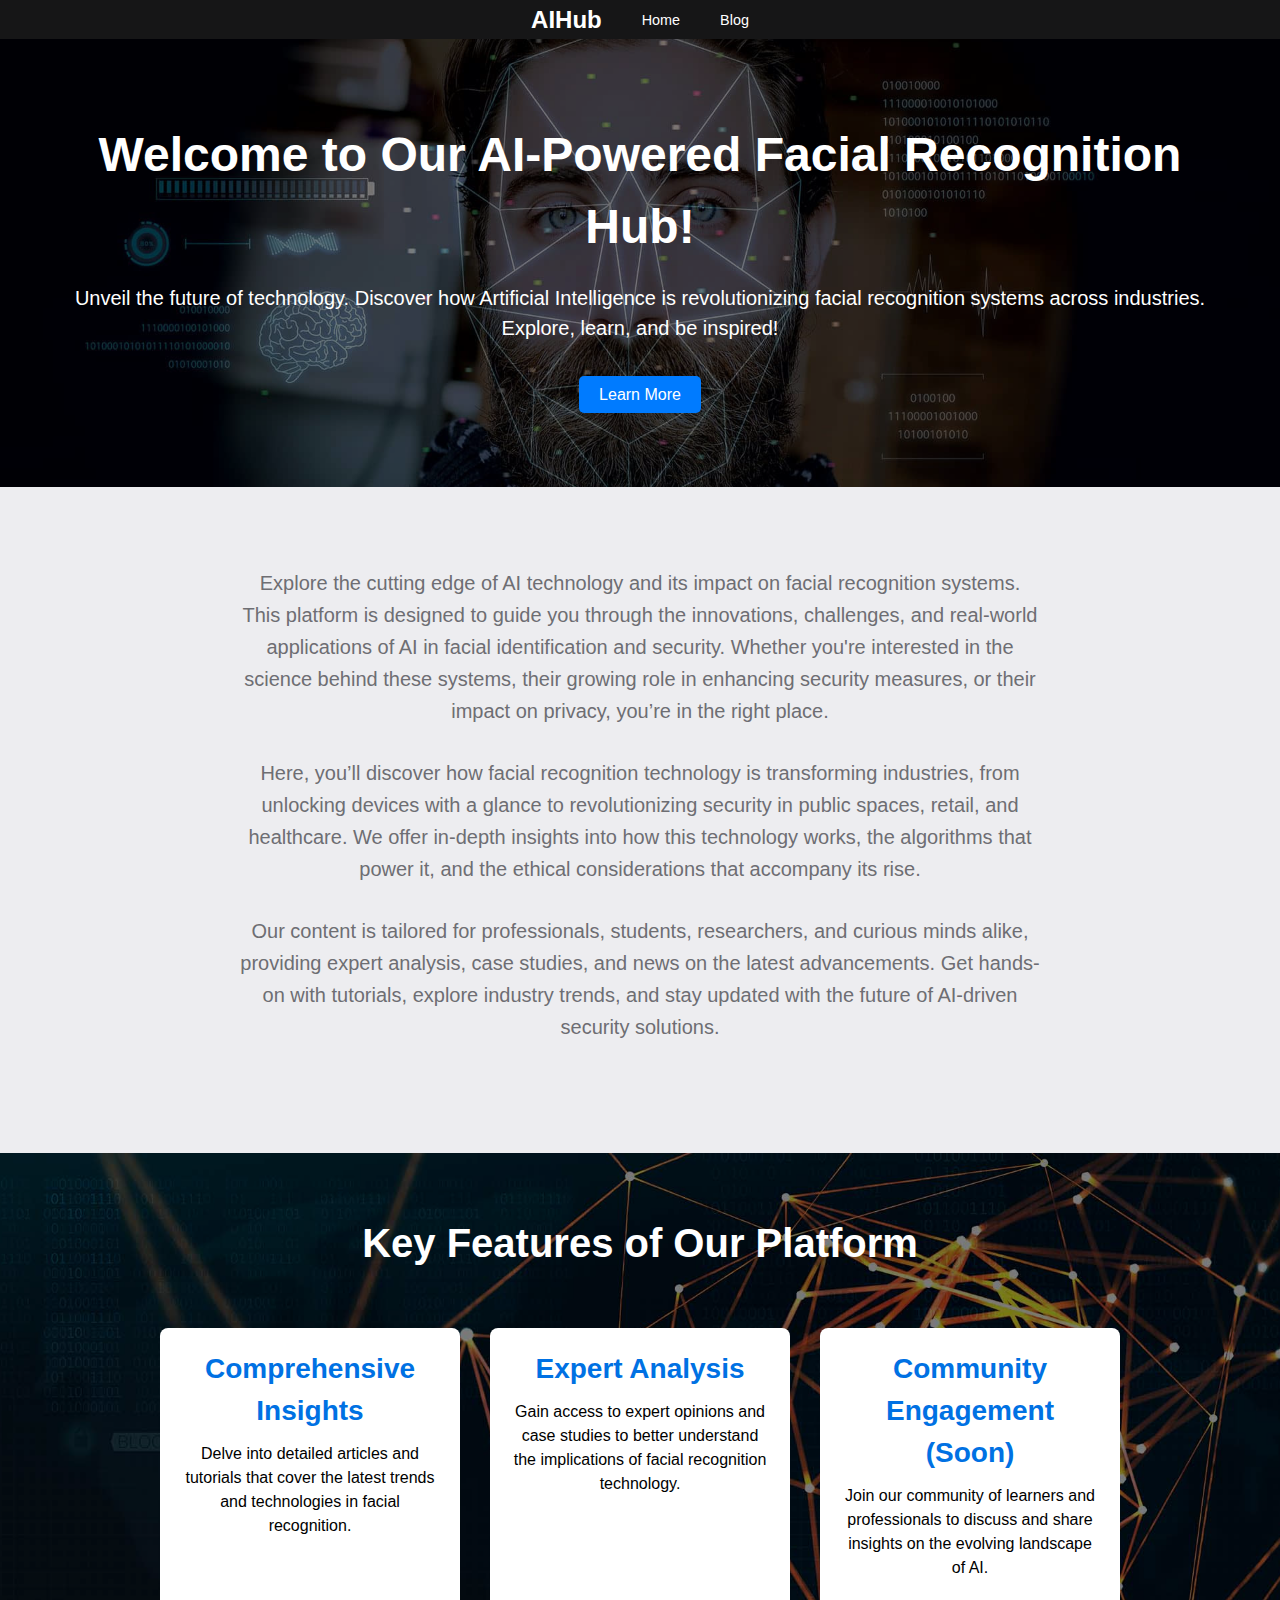
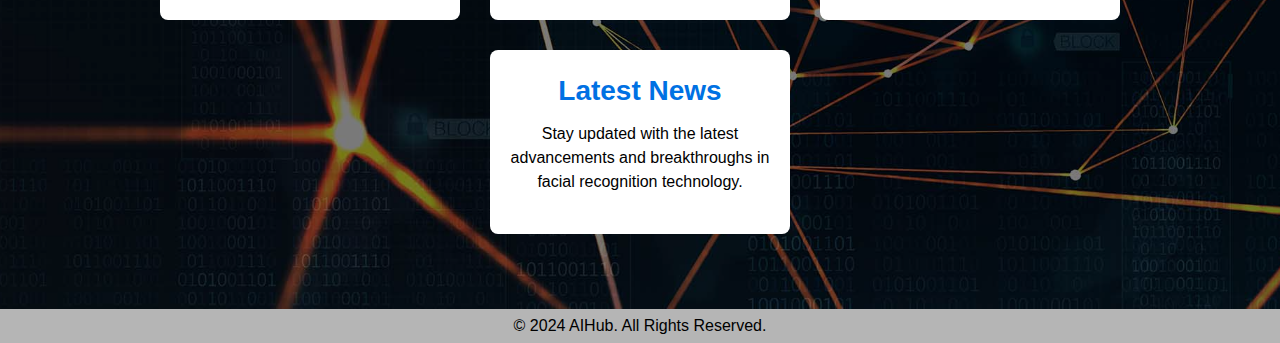
<file: pages/index.html>
<!DOCTYPE html>
<html lang="en">

<head>
	<meta charset="UTF-8">
	<meta name="viewport" content="width=device-width, initial-scale=1.0">
	<meta name="description" content="Facial Recognition and the Role of AI">
	<title>Welcome to Facial Recognition and AI</title>
	<link rel="stylesheet" href="../css/reset.css">
	<link rel="stylesheet" href="../css/index.css">
	<link rel="stylesheet" href="../css/main.css">
	<link rel="stylesheet" href="../css/navbar.css">
</head>

<body>

	<nav>
		<div class="container">
			<a href="index.html" class="logo">AIHub</a>
			<ul>
				<li>
					<a href="index.html" class="nav-link" data-dropdown="dropdown-1">Home</a>
				</li>
				<li>
					<a href="blog.html" class="nav-link" data-dropdown="dropdown-2">Blog</a>
			</ul>
		</div>

		<div class="dropdown-container">
			<div class="dropdown-content" id="dropdown-1">
				<div class="column">
					<a href="contacts.html">Contact</a>
					<a href="developers.html">Developers</a>
				</div>
			</div>
			<div class="dropdown-content" id="dropdown-2">
				<div class="column">
					<li><a href="nn.html">Neural Networks</a></li>
					<li><a href="dl.html">Deep Learning</a></li>
					<li><a href="ml.html">ML (Machine Learning)</a></li>
				</div>
			</div>
			<div class="nav-search-container" id="search-dropdown">
				<input type="text" id="search-input" placeholder="Search AIHub.com">
				<p id="result"></p>
			</div>
		</div>
	</nav>
	<section class="hero-section">
		<div class="container">
			<h1>Welcome to Our AI-Powered Facial Recognition Hub!</h1>
			<p>Unveil the future of technology. Discover how Artificial Intelligence is revolutionizing facial recognition
				systems across industries. Explore, learn, and be inspired!</p>
			<a href="blog.html" class="cta-button">Learn More</a>
		</div>
	</section>

	<section class="welcome-section" id="learn-more">
		<div class="container">
			<p>Explore the cutting edge of AI technology and its impact on facial recognition systems. This platform is
				designed to guide you through the innovations, challenges, and real-world applications of AI in facial
				identification and security. Whether you're interested in the science behind these systems, their growing role
				in enhancing security measures, or their impact on privacy, you’re in the right place.</p>
			<p>Here, you’ll discover how facial recognition technology is transforming industries, from unlocking devices with
				a glance to revolutionizing security in public spaces, retail, and healthcare. We offer in-depth insights into
				how this technology works, the algorithms that power it, and the ethical considerations that accompany its rise.
			</p>
			<p>Our content is tailored for professionals, students, researchers, and curious minds alike, providing expert
				analysis, case studies, and news on the latest advancements. Get hands-on with tutorials, explore industry
				trends, and stay updated with the future of AI-driven security solutions.</p>
		</div>
	</section>

	<section class="key-features">
		<h2>Key Features of Our Platform</h2>
		<div class="features-container">
			<div class="feature-item">
				<h3>Comprehensive Insights</h3>
				<p>Delve into detailed articles and tutorials that cover the latest trends and technologies in facial
					recognition.</p>
			</div>
			<div class="feature-item">
				<h3>Expert Analysis</h3>
				<p>Gain access to expert opinions and case studies to better understand the implications of facial recognition
					technology.</p>
			</div>
			<div class="feature-item">
				<h3>Community Engagement (Soon)</h3>
				<p>Join our community of learners and professionals to discuss and share insights on the evolving landscape of
					AI.</p>
			</div>
			<div class="feature-item">
				<h3>Latest News</h3>
				<p>Stay updated with the latest advancements and breakthroughs in facial recognition technology.</p>
			</div>
		</div>
	</section>

	<footer>
		<div class="container">
			<p>&copy; 2024 AIHub. All Rights Reserved.</p>
		</div>
	</footer>

	<script src="../js/search.js"></script>
	<script src="../js/navbar.js"></script>

</body>

</html>
</file>
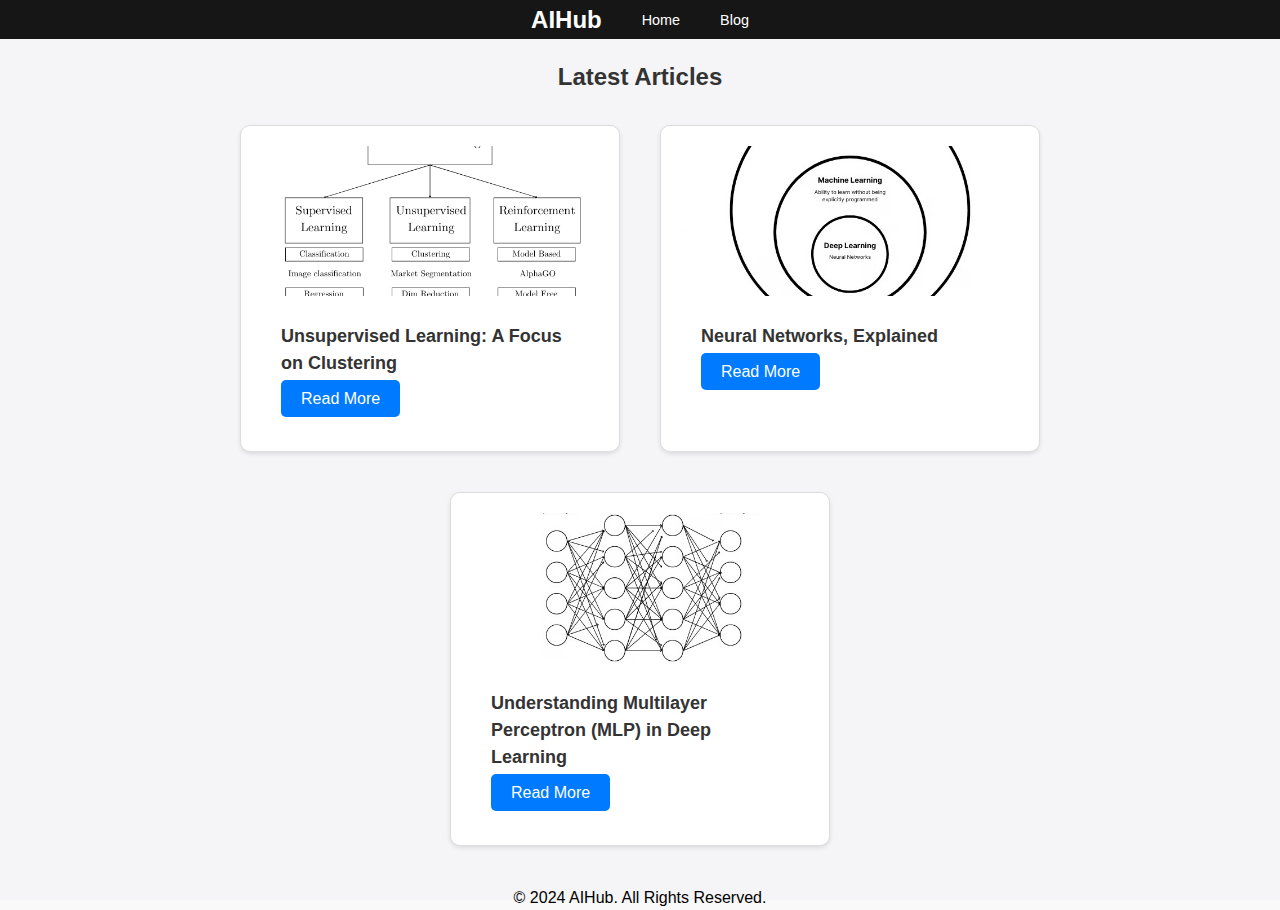
<file: pages/blog.html>
<!DOCTYPE html>
<html lang="en">

<head>
	<meta charset="UTF-8">
	<meta name="viewport" content="width=device-width, initial-scale=1.0">
	<link rel="stylesheet" href="../css/reset.css">
	<link rel="stylesheet" href="../css/main.css">
	<link rel="stylesheet" href="../css/navbar.css">
	<link rel="stylesheet" href="../css/blog.css">
	<title>Blog</title>
</head>

<body>
	<nav>
		<div class="container">
			<a href="index.html" class="logo">AIHub</a>
			<ul>
				<li>
					<a href="index.html" class="nav-link" data-dropdown="dropdown-1">Home</a>
				</li>
				<li>
					<a href="blog.html" class="nav-link" data-dropdown="dropdown-2">Blog</a>
			</ul>
		</div>

		<div class="dropdown-container">
			<div class="dropdown-content" id="dropdown-1">
				<div class="column">
					<a href="contacts.html">Contact</a>
					<a href="developers.html">Developers</a>
				</div>
			</div>
			<div class="dropdown-content" id="dropdown-2">
				<div class="column">
					<li><a href="nn.html">Neural Networks</a></li>
					<li><a href="dl.html">Deep Learning</a></li>
					<li><a href="ml.html">ML (Machine Learning)</a></li>
				</div>
			</div>
			<div class="nav-search-container" id="search-dropdown">
				<input type="text" id="search-input" placeholder="Search AIHub.com">
				<p id="result"></p>
			</div>
		</div>
	</nav>

	<div class="blog-container">
		<h1>Latest Articles</h1>
		<div class="article-cards"></div>
	</div>
	<footer>
		<div class="container">
			<p>&copy; 2024 AIHub. All Rights Reserved.</p>
		</div>
	</footer>

	<script src="../js/navbar.js"></script>
	<script src="../js/search.js"></script>
	<script src="../js/blog.js"></script>
</body>

</html>
</file>
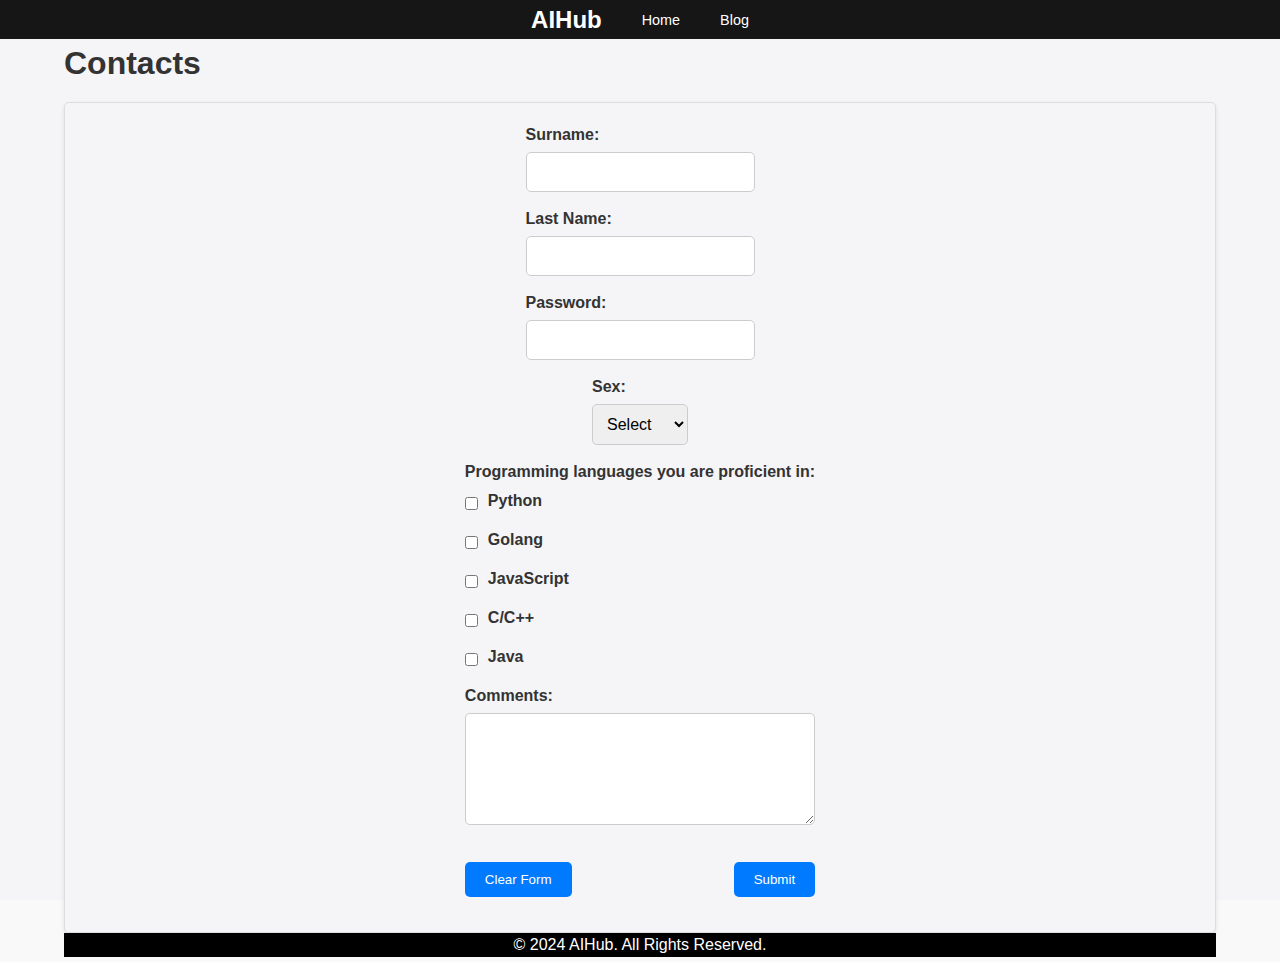
<file: pages/contacts.html>
<!DOCTYPE html>
<html lang="en">

<head>
    <meta charset="UTF-8">
    <meta name="viewport" content="width=device-width, initial-scale=1.0">
    <link rel="stylesheet" href="../css/reset.css">
    <link rel="stylesheet" href="../css/main.css">
    <link rel="stylesheet" href="../css/navbar.css">
    <link rel="stylesheet" href="../css/contacts.css">
    <title>Contacts</title>
</head>

<body>
    <nav>
        <div class="container">
            <a href="index.html" class="logo">AIHub</a>
            <ul>
                <li>
                    <a href="index.html" class="nav-link" data-dropdown="dropdown-1">Home</a>
                </li>
                <li>
                    <a href="blog.html" class="nav-link" data-dropdown="dropdown-2">Blog</a>
            </ul>
        </div>

        <div class="dropdown-container">
            <div class="dropdown-content" id="dropdown-1">
                <div class="column">
                    <a href="contacts.html">Contact</a>
                    <a href="developers.html">Developers</a>
                </div>
            </div>
            <div class="dropdown-content" id="dropdown-2">
                <div class="column">
                    <li><a href="nn.html">Neural Networks</a></li>
                    <li><a href="dl.html">Deep Learning</a></li>
                    <li><a href="ml.html">ML (Machine Learning)</a></li>
                </div>
            </div>
            <div class="nav-search-container" id="search-dropdown">
                <input type="text" id="search-input" placeholder="Search AIHub.com">
                <p id="result"></p>
            </div>
        </div>
    </nav>
    <div class="container">
        <h1>Contacts</h1>
        <form id="contact-form">
            <div class="form-group">
                <label for="first-name">Surname:</label>
                <input type="text" id="first-name" name="first-name" maxlength="60" required>
            </div>
            <div class="form-group">
                <label for="last-name">Last Name:</label>
                <input type="text" id="last-name" name="last-name" maxlength="60" required>
            </div>
            <div class="form-group">
                <label for="password">Password:</label>
                <input type="password" id="password" name="password" required>
            </div>
            <div class="form-group">
                <label for="theme1">Sex:</label>
                <select id="theme1" name="theme1">
                    <option value="">Select</option>
                    <option value="option1">Female</option>
                    <option value="option2">Male</option>
                    <option value="option3">Other</option>
                </select>
            </div>
            <div class="form-group">
                <label for="programming-languages">Programming languages you are proficient in:</label>
                <div class="checkbox-block">
                    <input type="checkbox" id="python" name="python" value="python">
                    <label for="python">Python</label>
                </div>
                <div class="checkbox-block">
                    <input type="checkbox" id="golang" name="golang" value="golang">
                    <label for="golang">Golang</label>
                </div>
                <div class="checkbox-block">
                    <input type="checkbox" id="javascript" name="javascript" value="javascript">
                    <label for="javascript">JavaScript</label>
                </div>
                <div class="checkbox-block">
                    <input type="checkbox" id="ccpp" name="ccpp" value="ccpp">
                    <label for="ccpp">C/C++</label>
                </div>
                <div class="checkbox-block">
                    <input type="checkbox" id="java" name="java" value="java">
                    <label for="java">Java</label>
                </div>
                <div class="form-group">
                    <label for="comments">Comments:</label>
                    <textarea id="comments" name="comments" rows="5" cols="25" required></textarea>
                </div>
                <div class="block-btn">
                    <div class="btn-clear">
                        <button type="button" id="clear-form">Clear Form</butto§n>
                    </div>
                    <div class="btn-submit">
                        <button type="submit" id="submit">Submit</button>
                    </div>
                </div>
        </form>
    </div>
    <footer>
		<div class="container">
			<p>&copy; 2024 AIHub. All Rights Reserved.</p>
		</div>
	</footer>
    <script src="../js/contacts.js"></script>
	<script src="../js/search.js"></script>
    <script src="../js/navbar.js"></script>
</body>

</html>
</file>
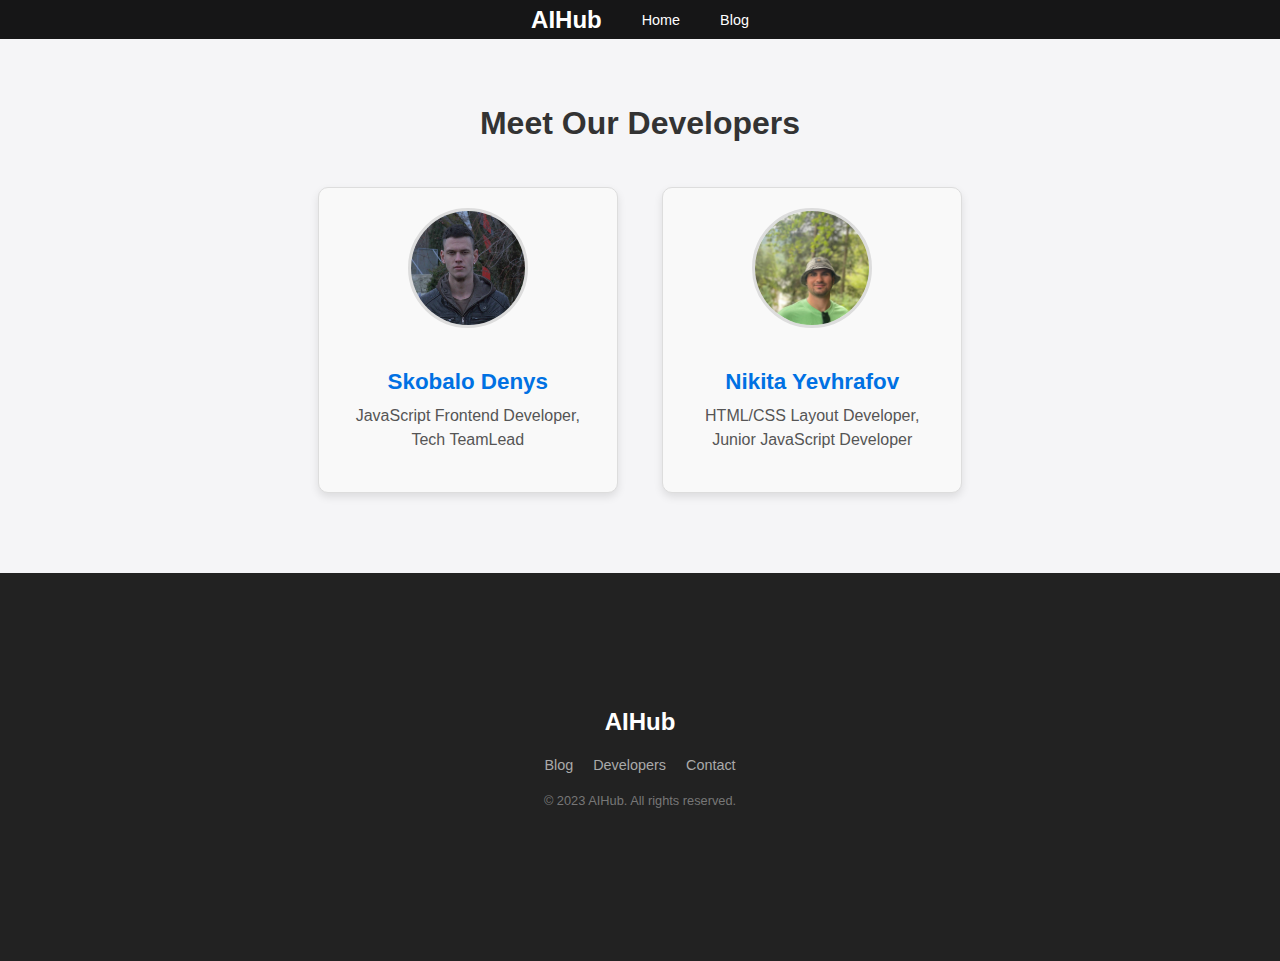
<file: pages/developers.html>
<!DOCTYPE html>
<html lang="en">

<head>
	<meta charset="UTF-8">
	<meta name="viewport" content="width=device-width, initial-scale=1.0">
	<link rel="stylesheet" href="../css/reset.css">
	<link rel="stylesheet" href="../css/main.css">
	<link rel="stylesheet" href="../css/navbar.css">
	<link rel="stylesheet" href="../css/developers.css">
	<title>Developers</title>
</head>

<body>
	<div class="ppage-container">
		<nav>
			<div class="container">
				<a href="index.html" class="logo">AIHub</a>
				<ul>
					<li>
						<a href="index.html" class="nav-link" data-dropdown="dropdown-1">Home</a>
					</li>
					<li>
						<a href="blog.html" class="nav-link" data-dropdown="dropdown-2">Blog</a>
				</ul>
			</div>

			<div class="dropdown-container">
				<div class="dropdown-content" id="dropdown-1">
					<div class="column">
						<a href="contacts.html">Contact</a>
						<a href="developers.html">Developers</a>
					</div>
				</div>
				<div class="dropdown-content" id="dropdown-2">
					<div class="column">
						<li><a href="nn.html">Neural Networks</a></li>
						<li><a href="dl.html">Deep Learning</a></li>
						<li><a href="ml.html">ML (Machine Learning)</a></li>
					</div>
				</div>
				<div class="nav-search-container" id="search-dropdown">
					<input type="text" id="search-input" placeholder="Search AIHub.com">
					<p id="result"></p>
				</div>
			</div>
		</nav>


		
		<section class="developers">
			<h2>Meet Our Developers</h2>
			<div class="developer-card">
				<img src="../assets/images/photo_dev/denys.jpg" alt="JavaScript Frontend Developer">
				<div class="developer-info">
					<h3>Skobalo Denys</h3>
					<p>JavaScript Frontend Developer, Tech TeamLead</p>
				</div>
			</div>
			<div class="developer-card">
				<img src="../assets/images/photo_dev/nikita.jpg" alt="HTML CSS Developer">
				<div class="developer-info">
					<h3>Nikita Yevhrafov</h3>
					<p>HTML/CSS Layout Developer, Junior JavaScript Developer</p>
				</div>
			</div>
		</section>
		

		<footer>
			<div class="footer-container">
				<div class="footer-logo">
					<a href="index.html">AIHub</a>
				</div>
				<div class="footer-links">
					<a href="blog.html">Blog</a>
					<a href="developers.html">Developers</a>
					<a href="contacts.html">Contact</a>
				</div>
				<p class="footer-copyright">© 2023 AIHub. All rights reserved.</p>
			</div>
		</footer>
	</div>

	<script src="../js/navbar.js"></script>
	<script src="../js/search.js"></script>
</body>

</html>
</file>
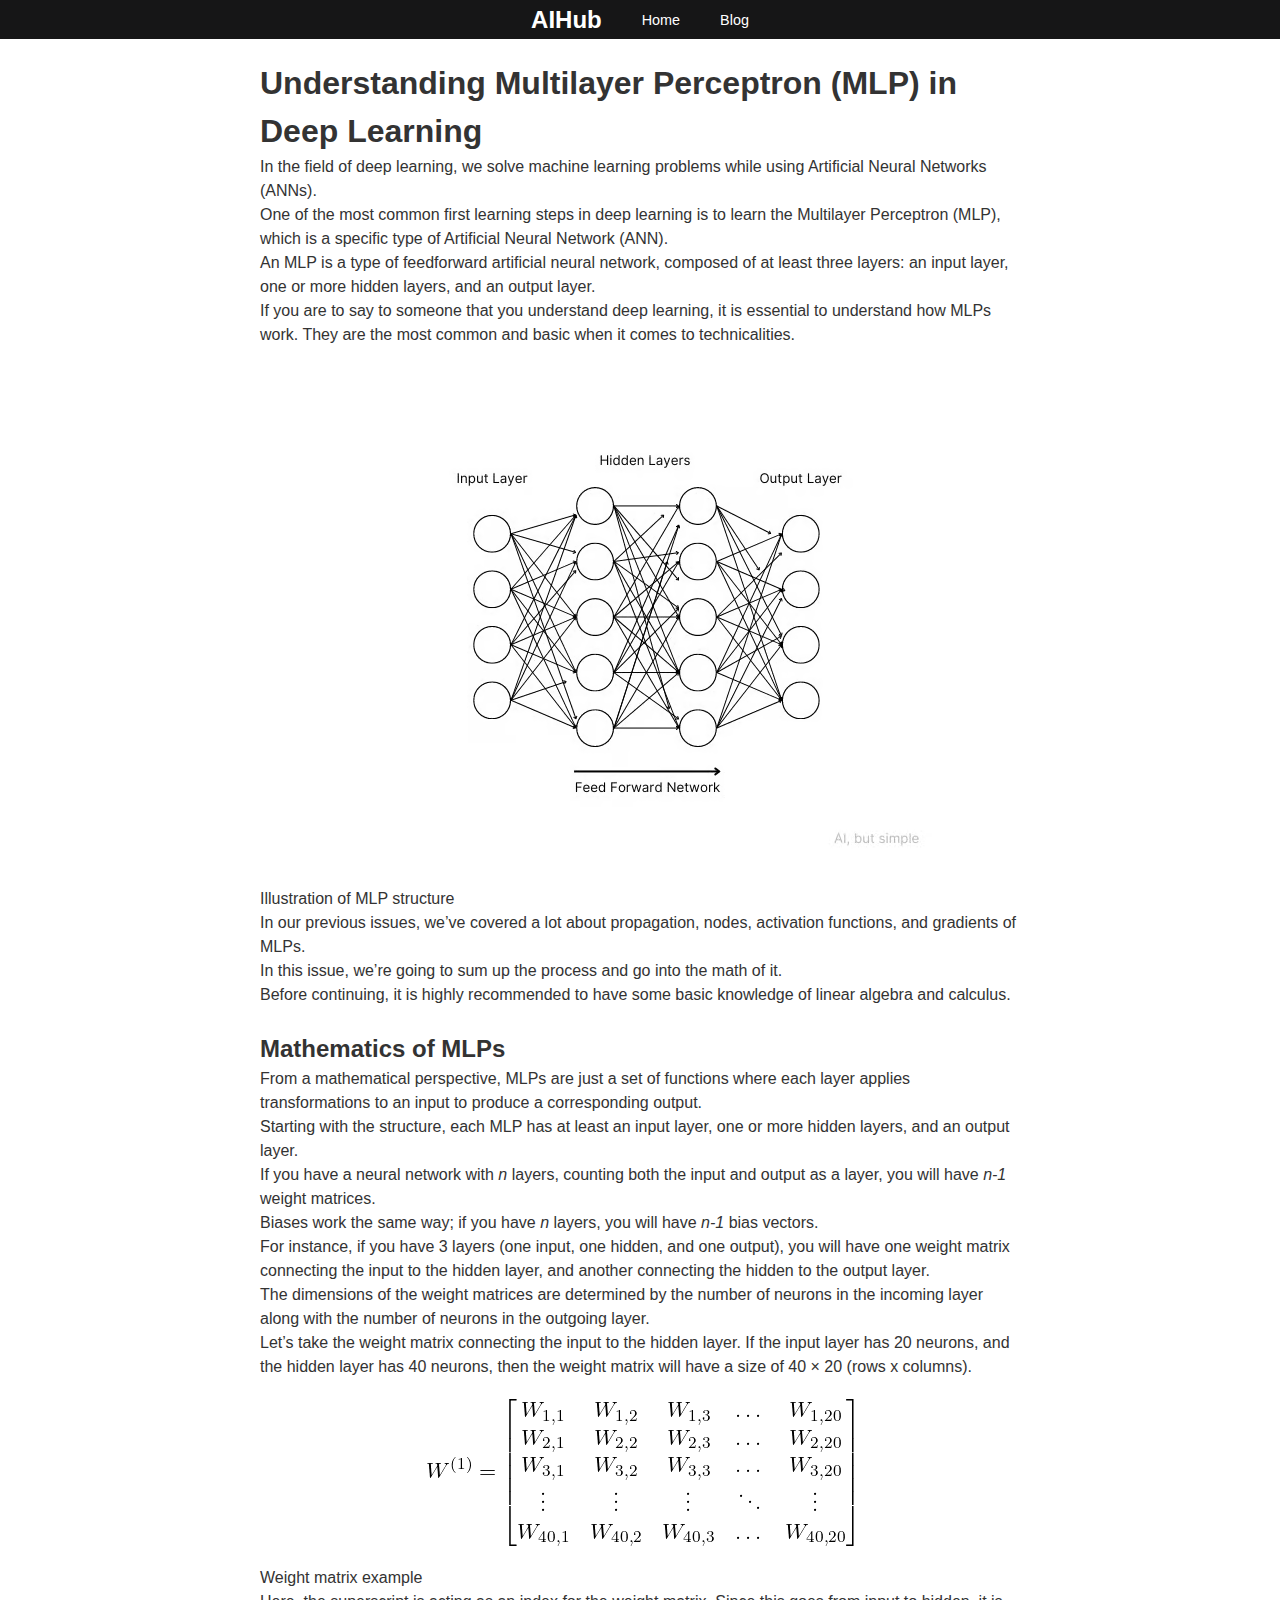
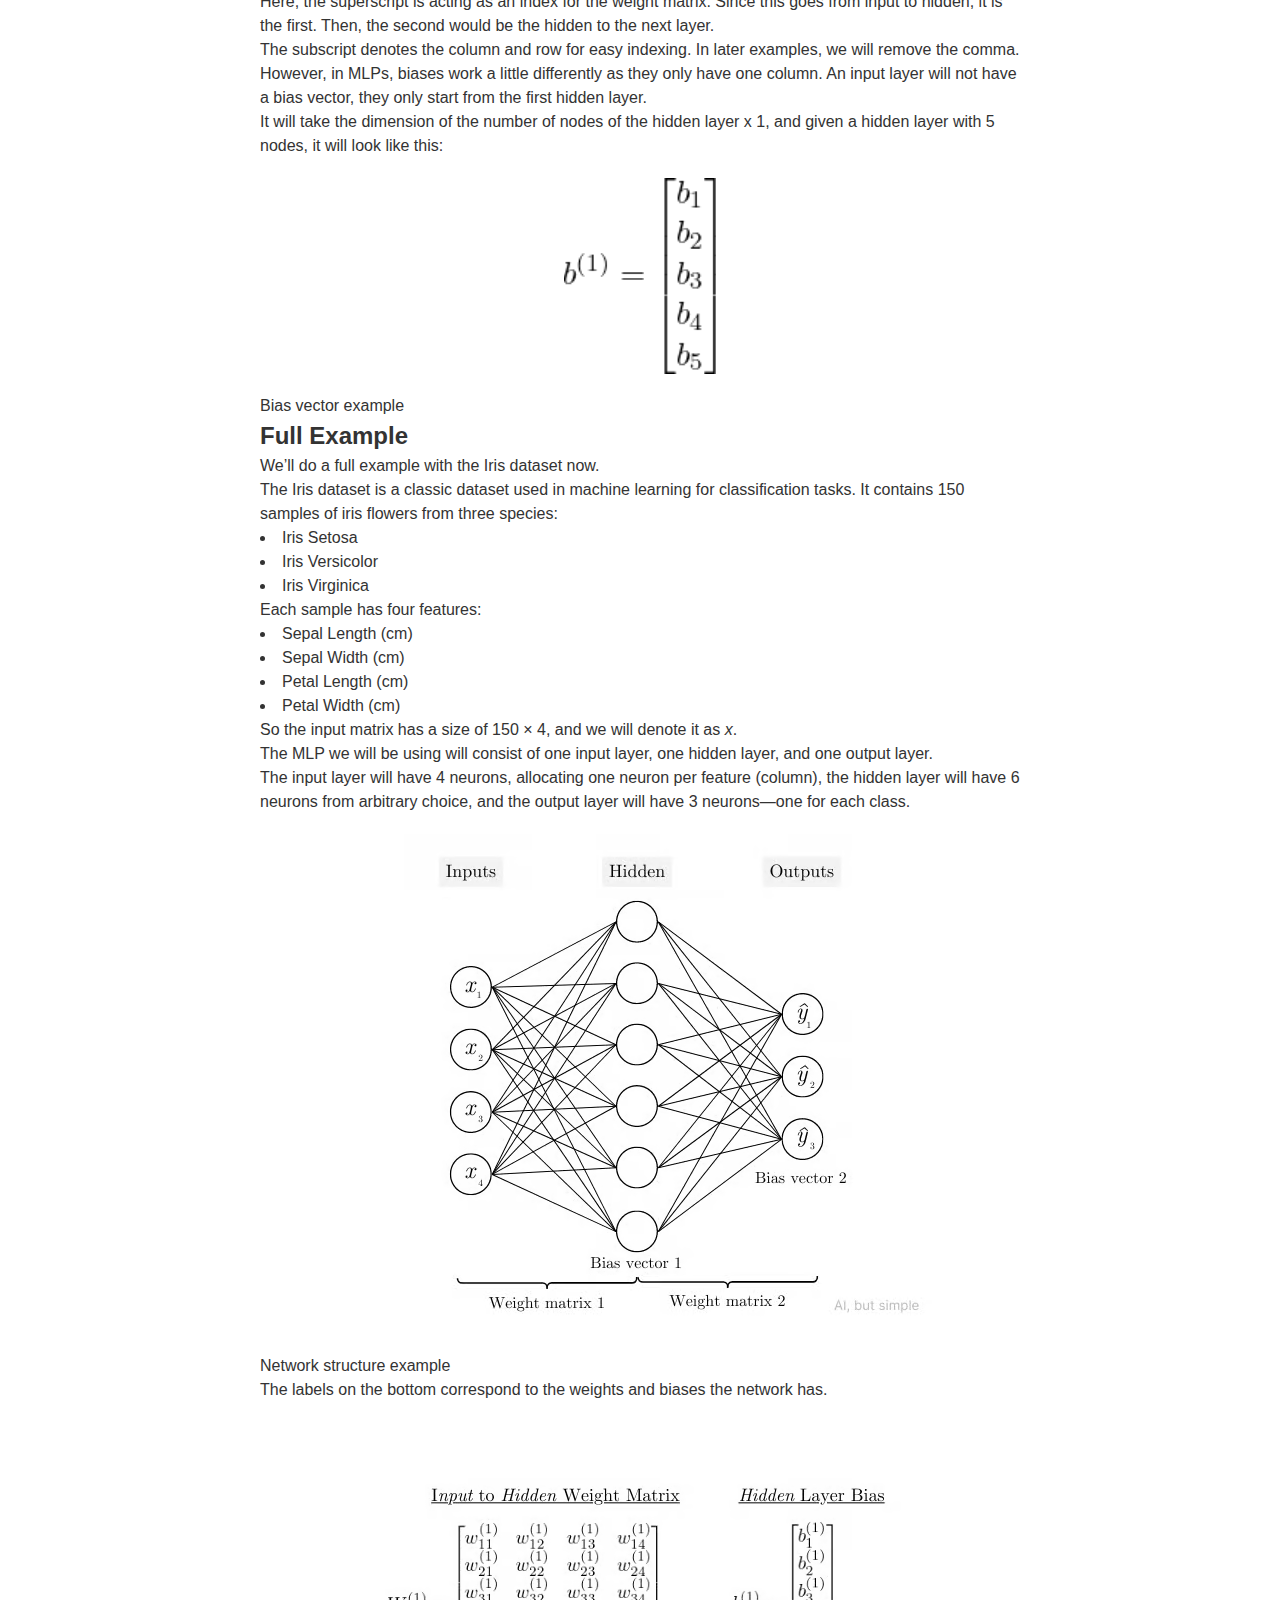
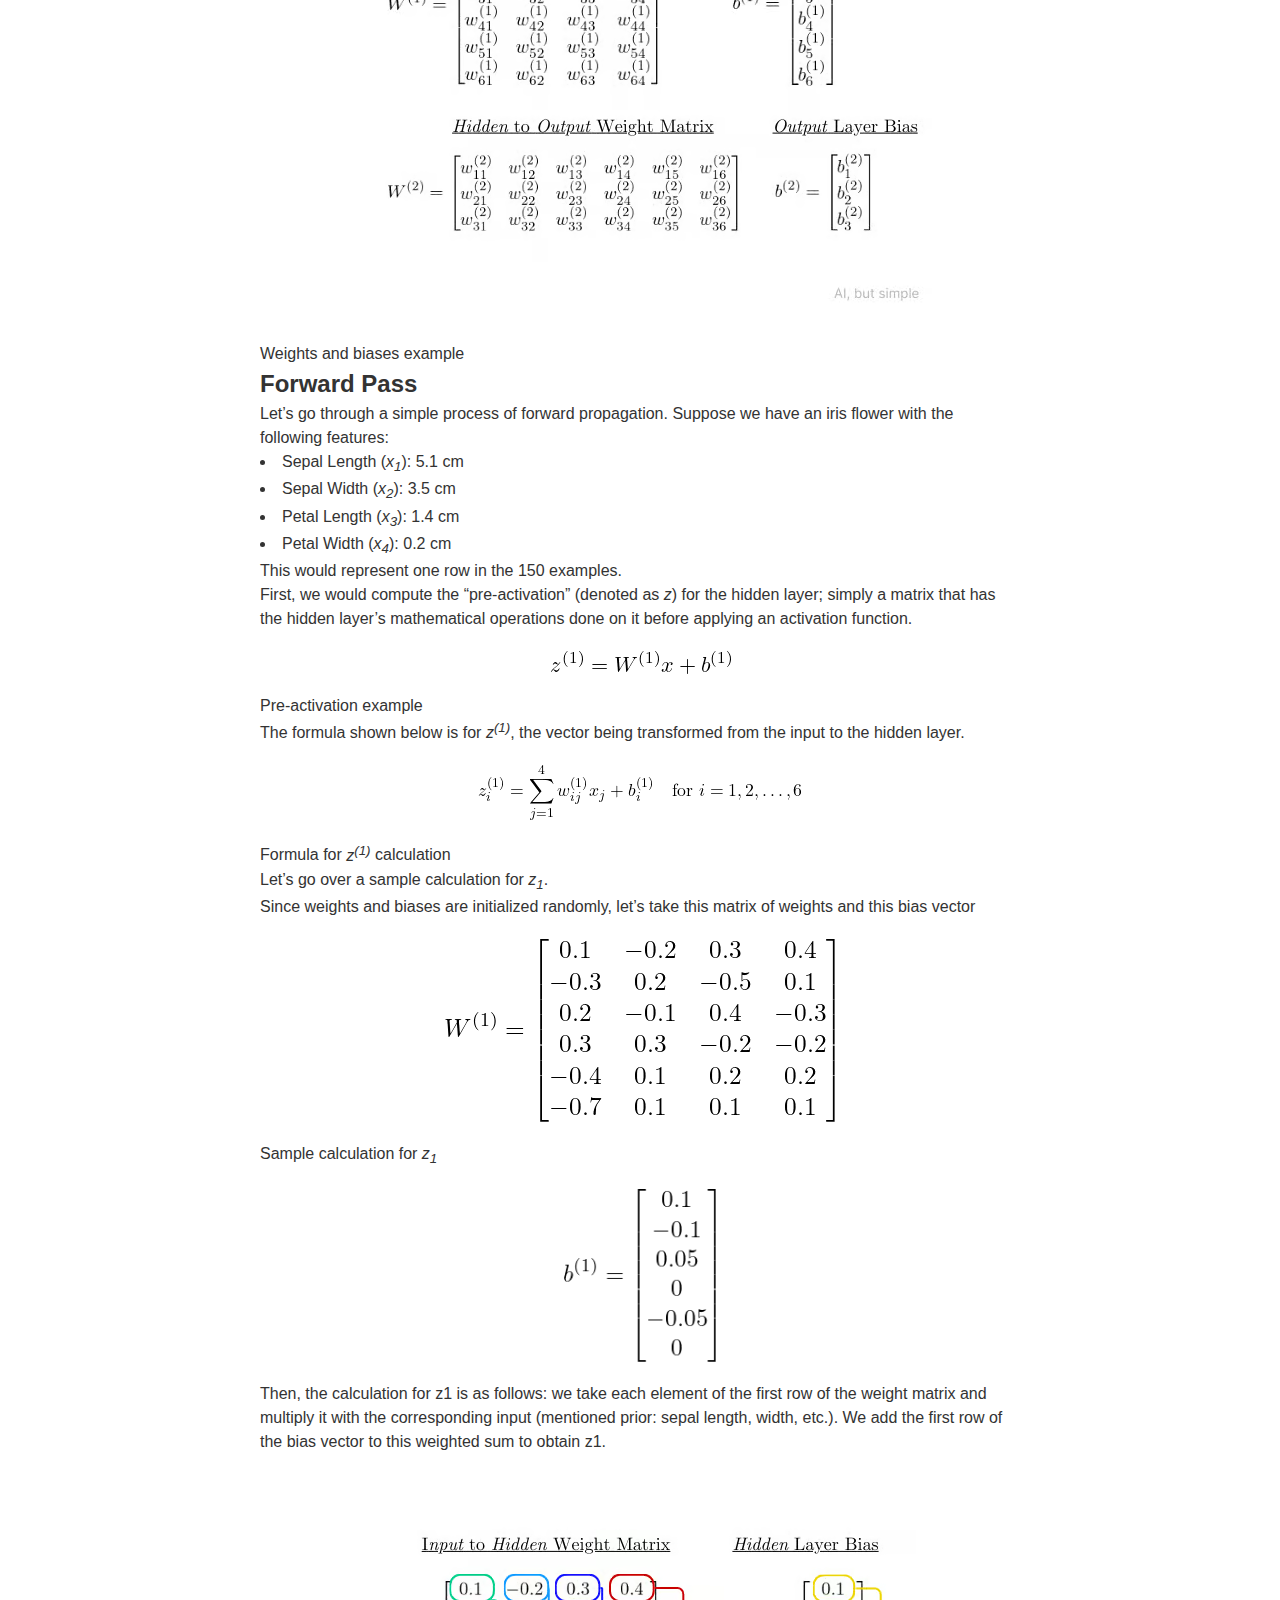
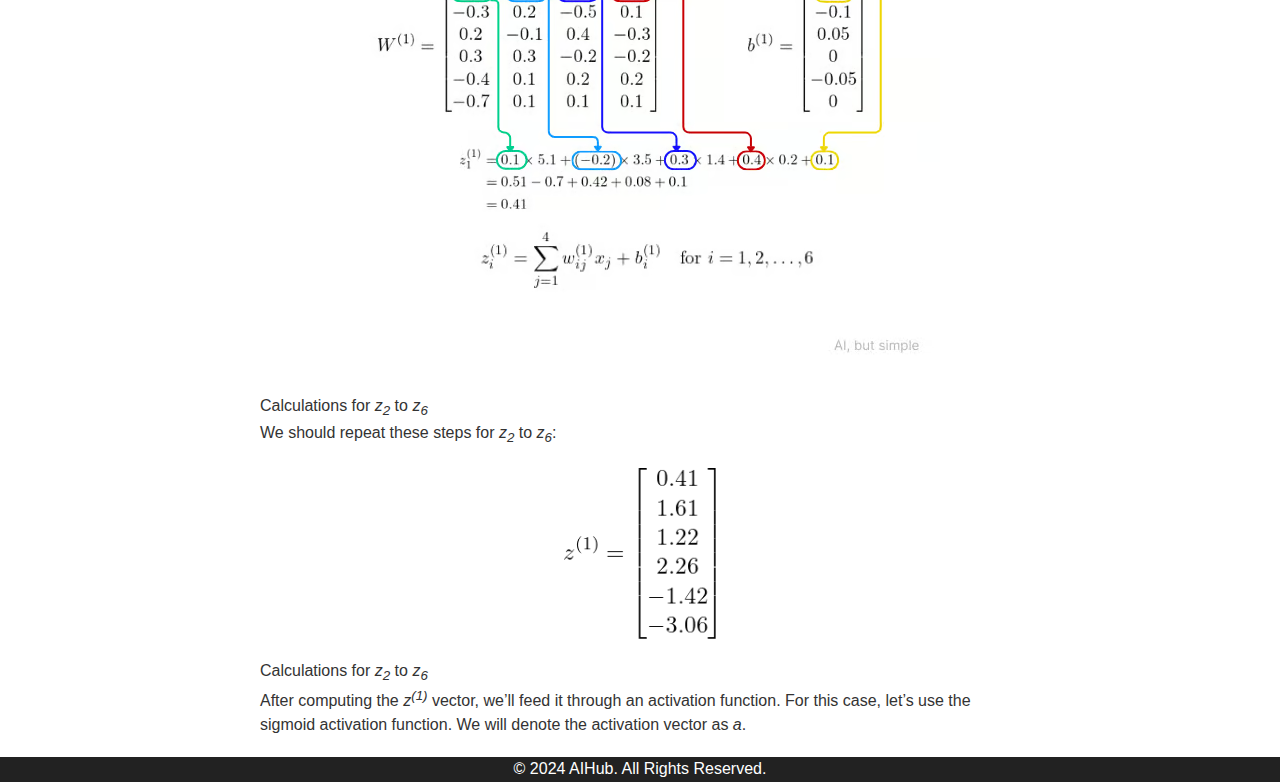
<file: pages/dl.html>
<!DOCTYPE html>
<html lang="en">

<head>
	<meta charset="UTF-8">
	<meta name="viewport" content="width=device-width, initial-scale=1.0">
	<link rel="stylesheet" href="../css/reset.css">
	<link rel="stylesheet" href="../css/navbar.css">
	<link rel="stylesheet" href="../css/article.css">
	<title>Multilayer Perceptrons: The Math Behind Deep Learning</title>
</head>

<body>
	<nav>
		<div class="container">
			<a href="index.html" class="logo">AIHub</a>
			<ul>
				<li>
					<a href="index.html" class="nav-link" data-dropdown="dropdown-1">Home</a>
				</li>
				<li>
					<a href="blog.html" class="nav-link" data-dropdown="dropdown-2">Blog</a>
			</ul>
		</div>

		<div class="dropdown-container">
			<div class="dropdown-content" id="dropdown-1">
				<div class="column">
					<a href="contacts.html">Contact</a>
					<a href="developers.html">Developers</a>
				</div>
			</div>
			<div class="dropdown-content" id="dropdown-2">
				<div class="column">
					<li><a href="nn.html">Neural Networks</a></li>
					<li><a href="dl.html">Deep Learning</a></li>
					<li><a href="ml.html">ML (Machine Learning)</a></li>
				</div>
			</div>
			<div class="nav-search-container" id="search-dropdown">
				<input type="text" id="search-input" placeholder="Search AIHub.com">
				<p id="result"></p>
			</div>
		</div>
	</nav>
	<div class="content-container">

			<h1 id="title">Understanding Multilayer Perceptron (MLP) in Deep Learning</h1>

			<p>In the field of deep learning, we solve machine learning problems while using Artificial Neural Networks
				(ANNs).</p>

			<p>One of the most common first learning steps in deep learning is to learn the Multilayer Perceptron (MLP), which
				is a specific type of Artificial Neural Network (ANN).</p>

			<p>An MLP is a type of feedforward artificial neural network, composed of at least three layers: an input layer,
				one or more hidden layers, and an output layer.</p>

			<p>If you are to say to someone that you understand deep learning, it is essential to understand how MLPs work.
				They are the most common and basic when it comes to technicalities.</p>

			<figure>
				<img src="../assets/images/DL/1.avif" alt="Illustration of MLP structure">
				<figcaption>Illustration of MLP structure</figcaption>
			</figure>

			<p>In our previous issues, we’ve covered a lot about propagation, nodes, activation functions, and gradients of
				MLPs.</p>

			<p>In this issue, we’re going to sum up the process and go into the math of it.</p>

			<p>Before continuing, it is highly recommended to have some basic knowledge of linear algebra and calculus.</p>

			<br>

			<h2>Mathematics of MLPs</h2>

			<p>From a mathematical perspective, MLPs are just a set of functions where each layer applies transformations to
				an input to produce a corresponding output.</p>

			<p>Starting with the structure, each MLP has at least an input layer, one or more hidden layers, and an output
				layer.</p>

			<p>If you have a neural network with <em>n</em> layers, counting both the input and output as a layer, you will
				have <em>n-1</em> weight matrices.</p>

			<p>Biases work the same way; if you have <em>n</em> layers, you will have <em>n-1</em> bias vectors.</p>

			<p>For instance, if you have 3 layers (one input, one hidden, and one output), you will have one weight matrix
				connecting the input to the hidden layer, and another connecting the hidden to the output layer.</p>

			<p>The dimensions of the weight matrices are determined by the number of neurons in the incoming layer along with
				the number of neurons in the outgoing layer.</p>

			<p>Let’s take the weight matrix connecting the input to the hidden layer. If the input layer has 20 neurons, and
				the hidden layer has 40 neurons, then the weight matrix will have a size of 40 × 20 (rows x columns).</p>

			<figure>
				<img src="../assets/images/DL/2.png" alt="Weight Matrix Example">
				<figcaption>Weight matrix example</figcaption>
			</figure>

			<p>Here, the superscript is acting as an index for the weight matrix. Since this goes from input to hidden, it is
				the first. Then, the second would be the hidden to the next layer.</p>

			<p>The subscript denotes the column and row for easy indexing. In later examples, we will remove the comma.</p>

			<p>However, in MLPs, biases work a little differently as they only have one column. An input layer will not have a
				bias vector, they only start from the first hidden layer.</p>

			<p>It will take the dimension of the number of nodes of the hidden layer x 1, and given a hidden layer with 5
				nodes, it will look like this:</p>

			<figure>
				<img src="../assets/images/DL/3.png" class="img3" alt="Bias Vector Example">
				<figcaption>Bias vector example</figcaption>
			</figure>

			<h2>Full Example</h2>

			<p>We’ll do a full example with the Iris dataset now.</p>

			<p>The Iris dataset is a classic dataset used in machine learning for classification tasks. It contains 150
				samples of iris flowers from three species:</p>

			<ul>
				<li>Iris Setosa</li>
				<li>Iris Versicolor</li>
				<li>Iris Virginica</li>
			</ul>

			<p>Each sample has four features:</p>

			<ul>
				<li>Sepal Length (cm)</li>
				<li>Sepal Width (cm)</li>
				<li>Petal Length (cm)</li>
				<li>Petal Width (cm)</li>
			</ul>

			<p>So the input matrix has a size of 150 × 4, and we will denote it as <em>x</em>.</p>

			<p>The MLP we will be using will consist of one input layer, one hidden layer, and one output layer.</p>

			<p>The input layer will have 4 neurons, allocating one neuron per feature (column), the hidden layer will have 6
				neurons from arbitrary choice, and the output layer will have 3 neurons—one for each class.</p>

			<figure>
				<img src="../assets/images/DL/4.avif" alt="Network Structure Example">
				<figcaption>Network structure example</figcaption>
			</figure>

			<p>The labels on the bottom correspond to the weights and biases the network has.</p>

			<figure>
				<img src="../assets/images/DL/5.avif" alt="Weights and Biases Example">
				<figcaption>Weights and biases example</figcaption>
			</figure>

			<h2>Forward Pass</h2>

			<p>Let’s go through a simple process of forward propagation. Suppose we have an iris flower with the following
				features:</p>

			<ul>
				<li>Sepal Length (<em>x<sub>1</sub></em>): 5.1 cm</li>
				<li>Sepal Width (<em>x<sub>2</sub></em>): 3.5 cm</li>
				<li>Petal Length (<em>x<sub>3</sub></em>): 1.4 cm</li>
				<li>Petal Width (<em>x<sub>4</sub></em>): 0.2 cm</li>
			</ul>

			<p>This would represent one row in the 150 examples.</p>

			<p>First, we would compute the “pre-activation” (denoted as <em>z</em>) for the hidden layer; simply a matrix that
				has the hidden layer’s mathematical operations done on it before applying an activation function.</p>

			<figure>
				<img src="../assets/images/DL/6.png" class="img6" alt="Pre-activation Example">
				<figcaption>Pre-activation example</figcaption>
			</figure>

			<p>The formula shown below is for <em>z<sup>(1)</sup></em>, the vector being transformed from the input to the
				hidden layer.</p>

			<figure>
				<img src="../assets/images/DL/7.png" class="img7" alt="Formula Example">
				<figcaption>Formula for <em>z<sup>(1)</sup></em> calculation</figcaption>
			</figure>

			<p>Let’s go over a sample calculation for <em>z<sub>1</sub></em>.</p>
			<p>Since weights and biases are initialized randomly, let’s take this matrix of weights and this bias vector</p>

			<figure>
				<img src="../assets/images/DL/8.png" alt="Sample Calculation">
				<figcaption>Sample calculation for <em>z<sub>1</sub></em></figcaption>
			</figure>
			<figure>
				<img src="../assets/images/DL/9.png" class="img9" alt="">
			</figure>

			<p>Then, the calculation for z1 is as follows: we take each element of the first row of the weight matrix and
				multiply it with the corresponding input (mentioned prior: sepal length, width, etc.). We add the first row of
				the bias vector to this weighted sum to obtain z1.</p>

			<figure>
				<img src="../assets/images/DL/9.avif" alt="Z Calculation">
				<figcaption>Calculations for <em>z<sub>2</sub></em> to <em>z<sub>6</sub></em></figcaption>
			</figure>


			<p>We should repeat these steps for <em>z<sub>2</sub></em> to <em>z<sub>6</sub></em>:</p>

			<figure>
				<img src="../assets/images/DL/11.png" class="img11" alt="Z Calculation">
				<figcaption>Calculations for <em>z<sub>2</sub></em> to <em>z<sub>6</sub></em></figcaption>
			</figure>

			<p>After computing the <em>z<sup>(1)</sup></em> vector, we’ll feed it through an activation function. For this
				case, let’s use the sigmoid activation function. We will denote the activation vector as <em>a</em>.</p>

	</div>
	<footer>
		<p>&copy; 2024 AIHub. All Rights Reserved.</p>
	</footer>

	<script src="../js/navbar.js"></script>
	<script src="../js/search.js"></script>

</html>
</file>
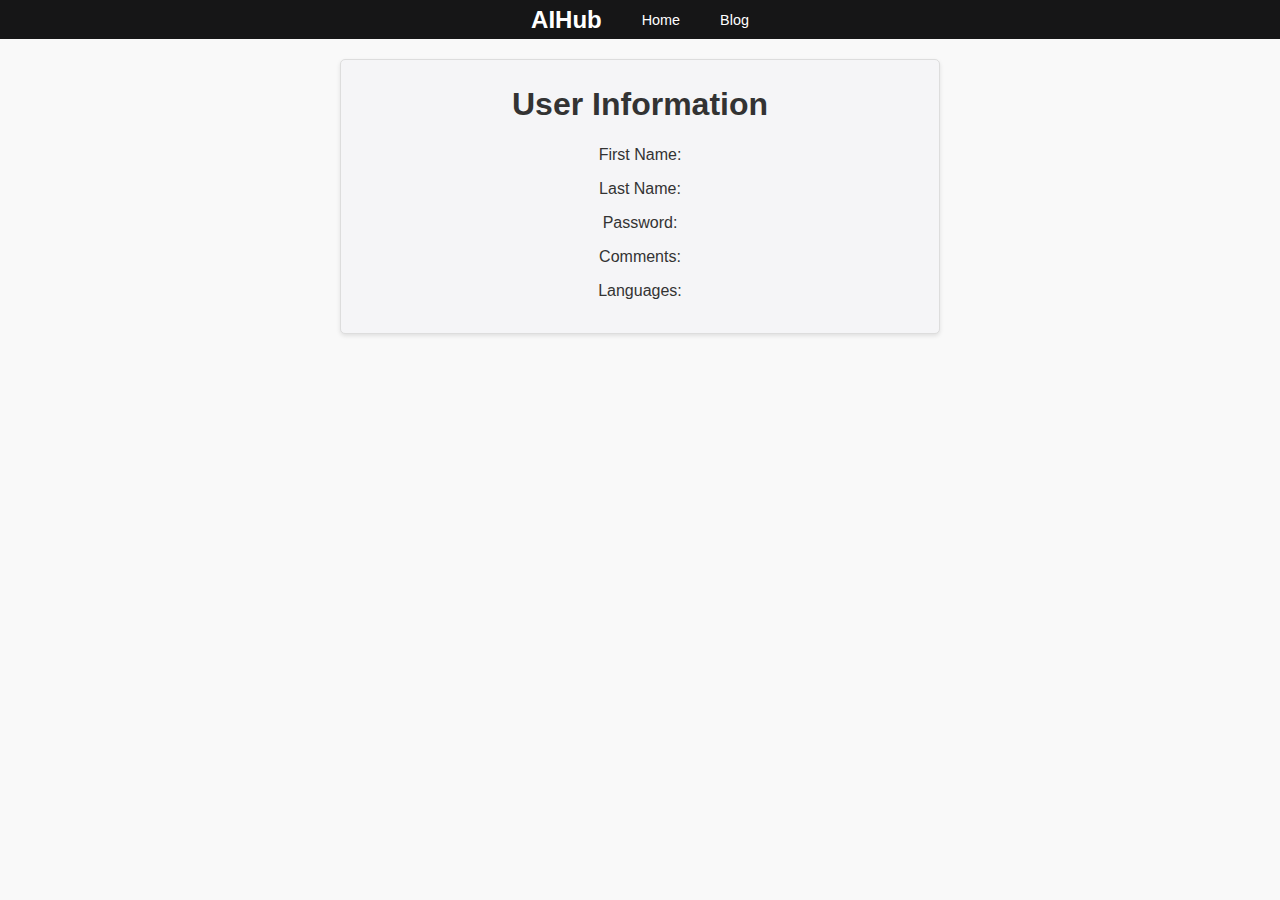
<file: pages/info_user.html>
<!DOCTYPE html>
<html lang="en">

<head>
	<meta charset="UTF-8">
	<meta name="viewport" content="width=device-width, initial-scale=1.0">
	<link rel="stylesheet" href="../css/reset.css">
	<link rel="stylesheet" href="../css/navbar.css">
	<link rel="stylesheet" href="../css/info_user.css">
	<title>User Information</title>
</head>

<body>
	<nav>
		<div class="container">
			<a href="index.html" class="logo">AIHub</a>
			<ul>
				<li>
					<a href="index.html" class="nav-link" data-dropdown="dropdown-1">Home</a>
				</li>
				<li>
					<a href="blog.html" class="nav-link" data-dropdown="dropdown-2">Blog</a>
			</ul>
		</div>

		<div class="dropdown-container">
			<div class="dropdown-content" id="dropdown-1">
				<div class="column">
					<a href="contacts.html">Contact</a>
					<a href="developers.html">Developers</a>
				</div>
			</div>
			<div class="dropdown-content" id="dropdown-2">
				<div class="column">
					<li><a href="nn.html">Neural Networks</a></li>
					<li><a href="dl.html">Deep Learning</a></li>
					<li><a href="ml.html">ML (Machine Learning)</a></li>
				</div>
			</div>
			<div class="nav-search-container" id="search-dropdown">
				<input type="text" id="search-input" placeholder="Search AIHub.com">
				<p id="result"></p>
			</div>
		</div>
	</nav>
	<div class="info-container" style="text-align: center;">
		<h1 class="title">User Information</h1>
		<div class="info">
			<p>First Name: <span id="first-name"></span></p>
			<p>Last Name: <span id="last-name"></span></p>
			<p>Password: <span id="password"></span></p>
			<p>Comments: <span id="comments"></span></p>
			<p>Languages: <span id="languages"></span></p>
		</div>
	</div>
	<script src="../js/navbar.js"></script>
	<script src="../js/search.js"></script>
	<script src="../js/info_user.js"></script>
</body>

</html>
</file>
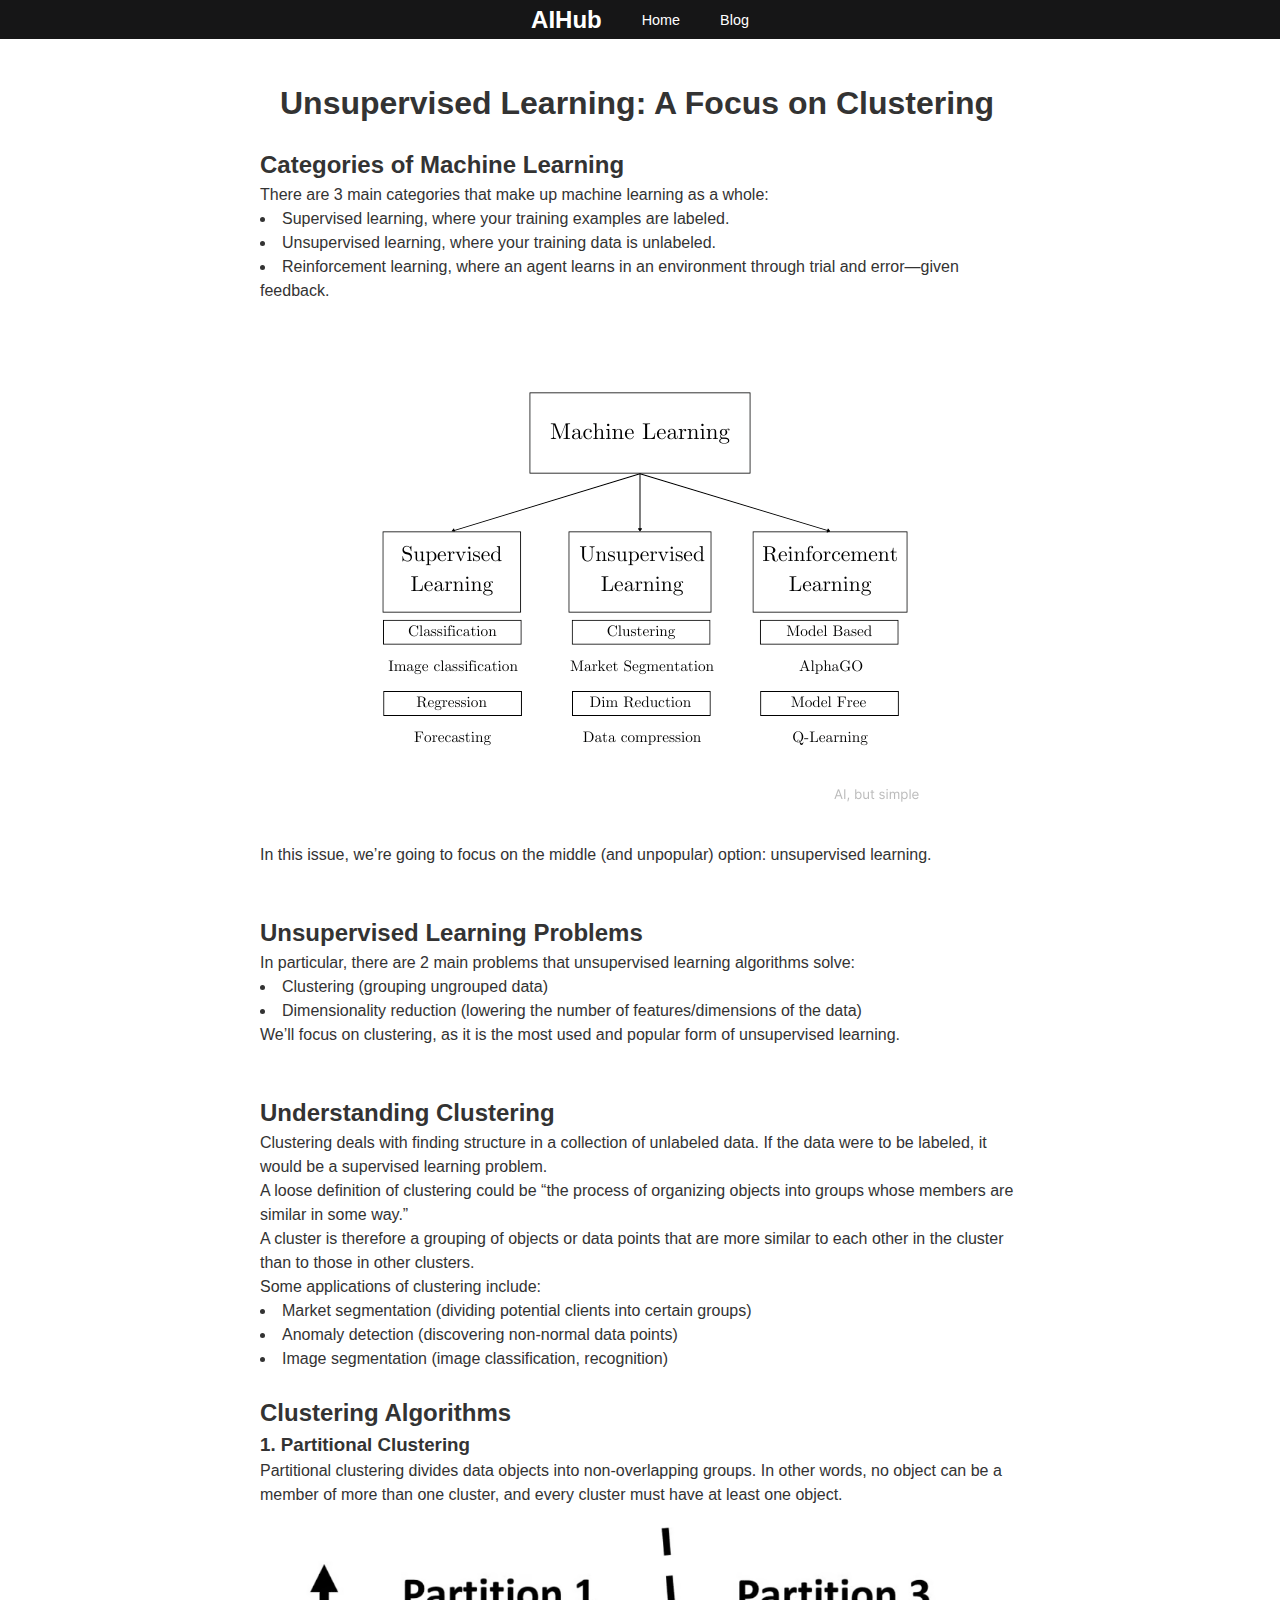
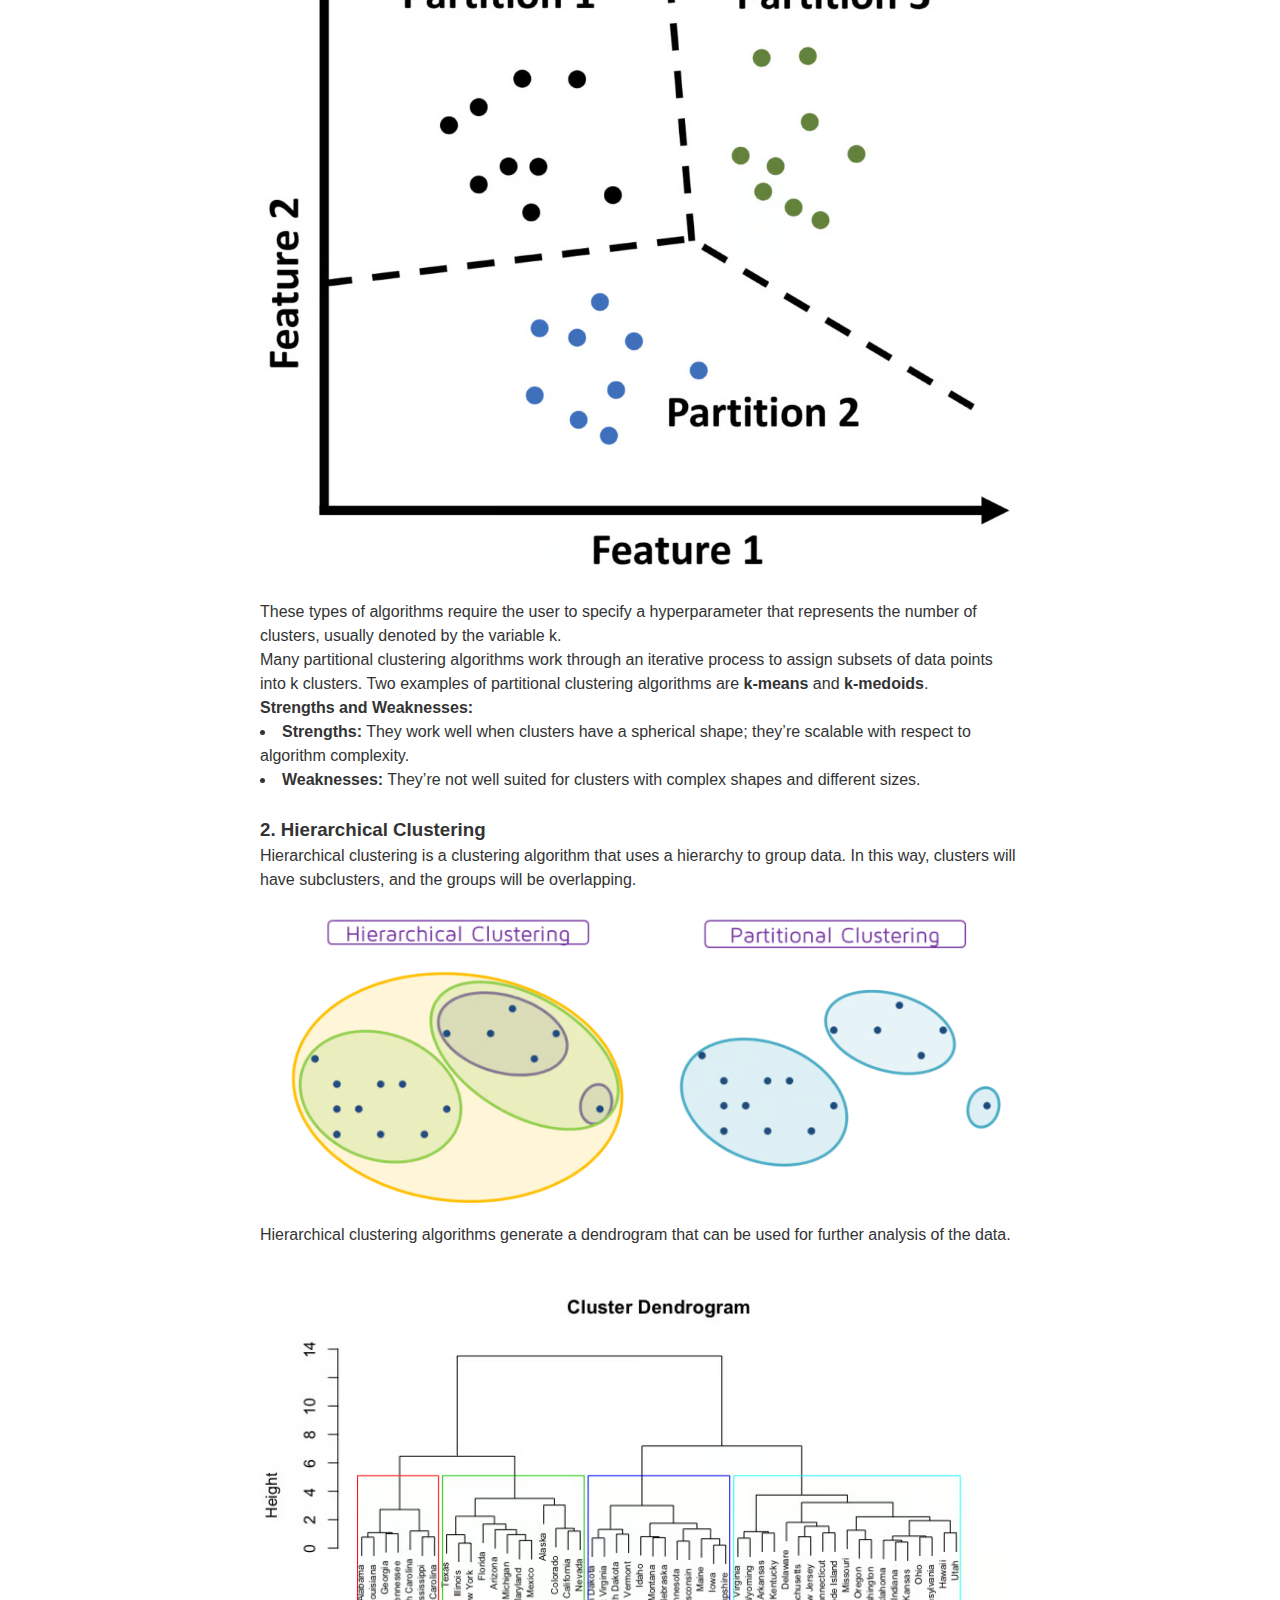
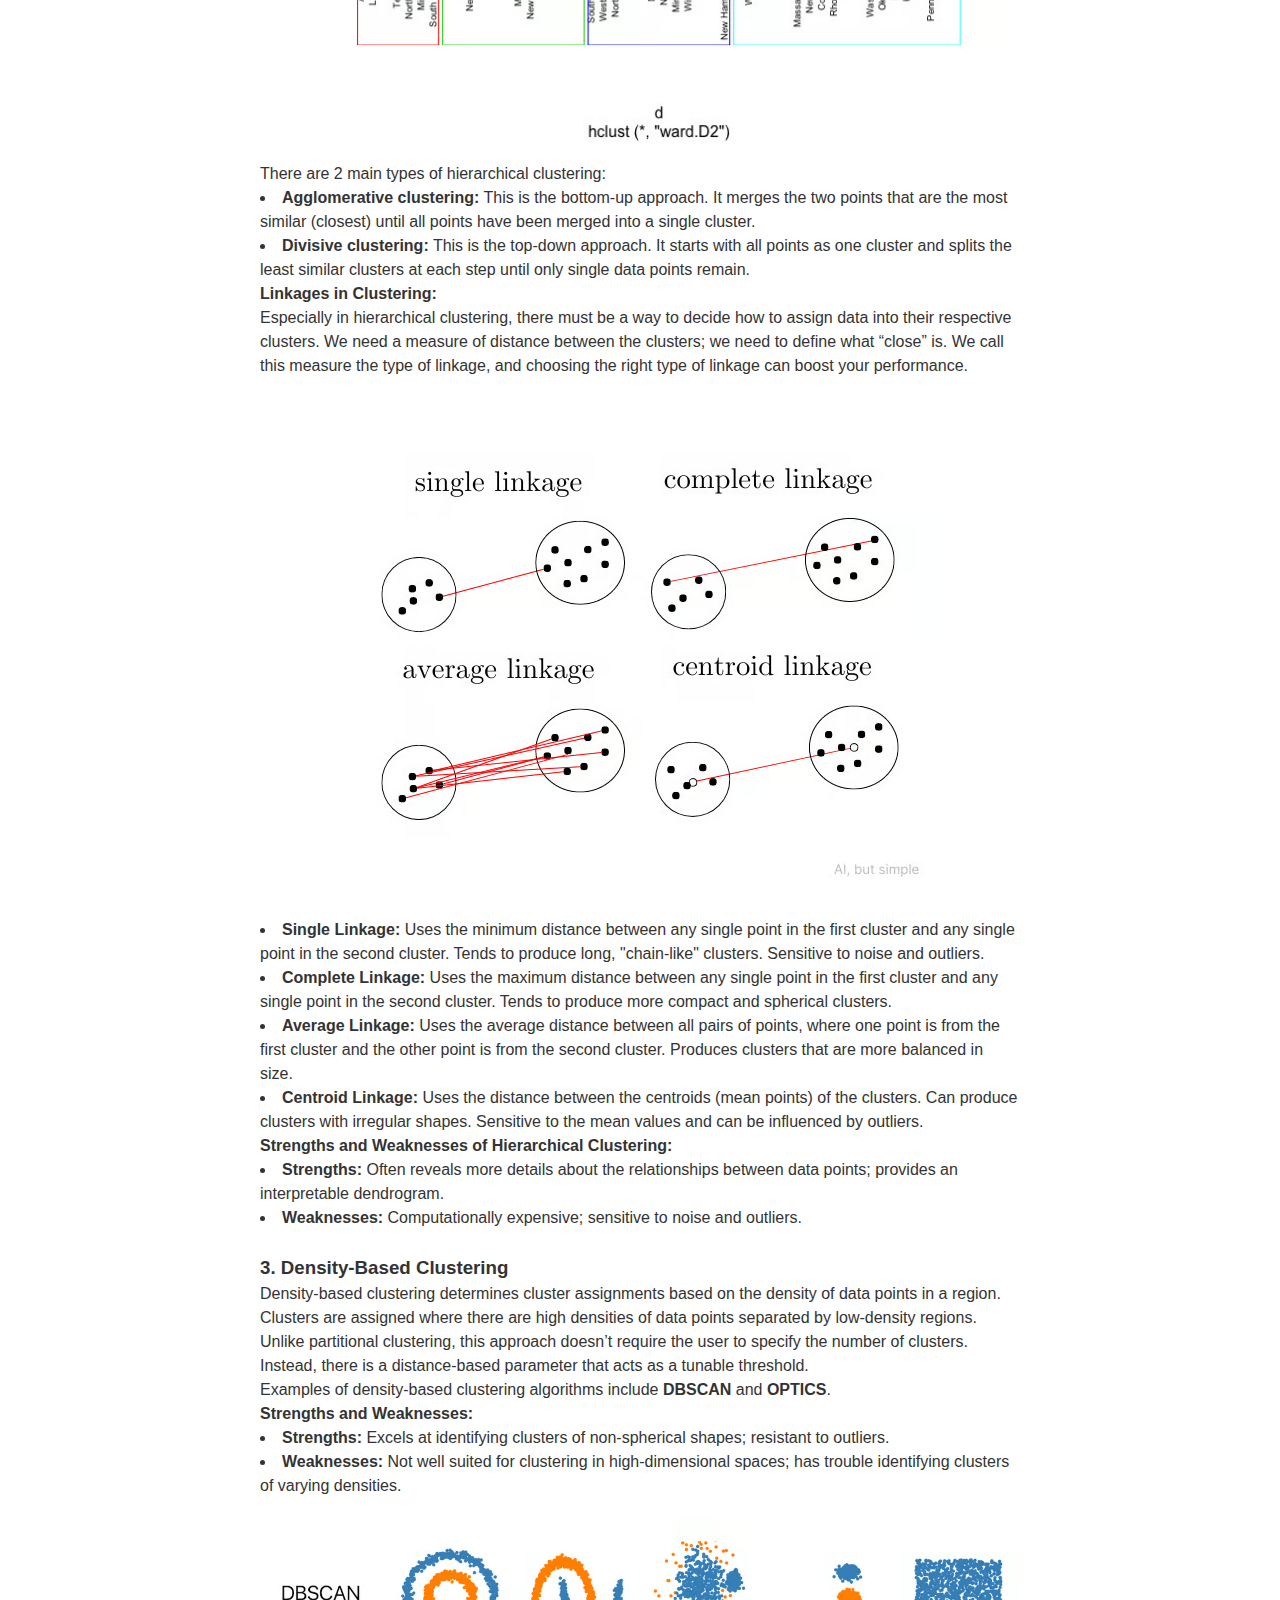
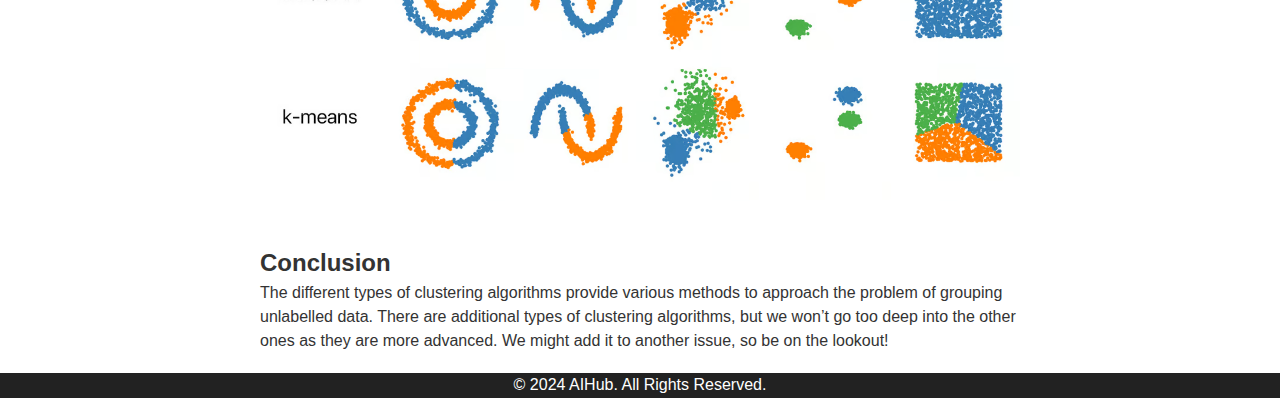
<file: pages/ml.html>
<!DOCTYPE html>
<html lang="en">

<head>
	<meta charset="UTF-8">
	<meta name="viewport" content="width=device-width, initial-scale=1.0">
	<title>Unsupervised Machine Learning: Clustering</title>
	<link rel="stylesheet" href="../css/reset.css">
	<link rel="stylesheet" href="../css/navbar.css">
	<link rel="stylesheet" href="../css/article.css">
</head>

<body>
	<nav>
		<div class="container">
			<a href="index.html" class="logo">AIHub</a>
			<ul>
				<li>
					<a href="index.html" class="nav-link" data-dropdown="dropdown-1">Home</a>
				</li>
				<li>
					<a href="blog.html" class="nav-link" data-dropdown="dropdown-2">Blog</a>
			</ul>
		</div>

		<div class="dropdown-container">
			<div class="dropdown-content" id="dropdown-1">
				<div class="column">
					<a href="contacts.html">Contact</a>
					<a href="developers.html">Developers</a>
				</div>
			</div>
			<div class="dropdown-content" id="dropdown-2">
				<div class="column">
					<li><a href="nn.html">Neural Networks</a></li>
					<li><a href="dl.html">Deep Learning</a></li>
					<li><a href="ml.html">ML (Machine Learning)</a></li>
				</div>
			</div>
			<div class="nav-search-container" id="search-dropdown">
				<input type="text" id="search-input" placeholder="Search AIHub.com">
				<p id="result"></p>
			</div>
		</div>
	</nav>
	<div class="content-container">
		<header>
			<h1 id="title">Unsupervised Learning: A Focus on Clustering</h1>
		</header>

		<article>
			<section>
				<h2>Categories of Machine Learning</h2>
				<p>There are 3 main categories that make up machine learning as a whole:</p>
				<ul>
					<li>Supervised learning, where your training examples are labeled.</li>
					<li>Unsupervised learning, where your training data is unlabeled.</li>
					<li>Reinforcement learning, where an agent learns in an environment through trial and error—given feedback.
					</li>
				</ul>
				<img src="../assets/images/ML/ML.png" alt="">
				<p>In this issue, we’re going to focus on the middle (and unpopular) option: unsupervised learning.</p>
				<br>
			</section>

			<section>
				<br>
				<h2>Unsupervised Learning Problems</h2>
				<p>In particular, there are 2 main problems that unsupervised learning algorithms solve:</p>
				<ul>
					<li>Clustering (grouping ungrouped data)</li>
					<li>Dimensionality reduction (lowering the number of features/dimensions of the data)</li>
				</ul>
				<p>We’ll focus on clustering, as it is the most used and popular form of unsupervised learning.</p>
				<br>
			</section>

			<section>
				<br>
				<h2>Understanding Clustering</h2>
				<p>Clustering deals with finding structure in a collection of unlabeled data. If the data were to be labeled, it
					would be a supervised learning problem.</p>
				<p>A loose definition of clustering could be “the process of organizing objects into groups whose members are
					similar in some way.”</p>
				<p>A cluster is therefore a grouping of objects or data points that are more similar to each other in the
					cluster than to those in other clusters.</p>
				<p>Some applications of clustering include:</p>
				<ul>
					<li>Market segmentation (dividing potential clients into certain groups)</li>
					<li>Anomaly detection (discovering non-normal data points)</li>
					<li>Image segmentation (image classification, recognition)</li>
				</ul>
			</section>

			<section>
				<br>
				<h2>Clustering Algorithms</h2>
				<h3>1. Partitional Clustering</h3>
				<p>Partitional clustering divides data objects into non-overlapping groups. In other words, no object can be a
					member of more than one cluster, and every cluster must have at least one object.</p>
				<img src="../assets/images/ML/ML2.avif" alt="">
				<p>These types of algorithms require the user to specify a hyperparameter that represents the number of
					clusters, usually denoted by the variable k.</p>
				<p>Many partitional clustering algorithms work through an iterative process to assign subsets of data points
					into k clusters. Two examples of partitional clustering algorithms are <strong>k-means</strong> and
					<strong>k-medoids</strong>.
				</p>
				<h4>Strengths and Weaknesses:</h4>
				<ul>
					<li><strong>Strengths:</strong> They work well when clusters have a spherical shape; they’re scalable with
						respect to algorithm complexity.</li>
					<li><strong>Weaknesses:</strong> They’re not well suited for clusters with complex shapes and different sizes.
					</li>
				</ul>

				<br>
				<h3>2. Hierarchical Clustering</h3>
				<p>Hierarchical clustering is a clustering algorithm that uses a hierarchy to group data. In this way, clusters
					will have subclusters, and the groups will be overlapping.</p>
				<img src="../assets/images/ML/ML3.avif" alt="">
				<p>Hierarchical clustering algorithms generate a dendrogram that can be used for further analysis of the data.
				</p>
				<img src="../assets/images/ML/ML4.avif" alt="">
				<p>There are 2 main types of hierarchical clustering:</p>
				<ul>
					<li><strong>Agglomerative clustering:</strong> This is the bottom-up approach. It merges the two points that
						are the most similar (closest) until all points have been merged into a single cluster.</li>
					<li><strong>Divisive clustering:</strong> This is the top-down approach. It starts with all points as one
						cluster and splits the least similar clusters at each step until only single data points remain.</li>
				</ul>
				<h4>Linkages in Clustering:</h4>
				<p>Especially in hierarchical clustering, there must be a way to decide how to assign data into their respective
					clusters. We need a measure of distance between the clusters; we need to define what “close” is. We call this
					measure the type of linkage, and choosing the right type of linkage can boost your performance.</p>
				<img src="../assets/images/ML/ML5.avif" alt="">
				<ul>
					<li><strong>Single Linkage:</strong> Uses the minimum distance between any single point in the first cluster
						and any single point in the second cluster. Tends to produce long, "chain-like" clusters. Sensitive to noise
						and outliers.</li>
					<li><strong>Complete Linkage:</strong> Uses the maximum distance between any single point in the first cluster
						and any single point in the second cluster. Tends to produce more compact and spherical clusters.</li>
					<li><strong>Average Linkage:</strong> Uses the average distance between all pairs of points, where one point
						is from the first cluster and the other point is from the second cluster. Produces clusters that are more
						balanced in size.</li>
					<li><strong>Centroid Linkage:</strong> Uses the distance between the centroids (mean points) of the clusters.
						Can produce clusters with irregular shapes. Sensitive to the mean values and can be influenced by outliers.
					</li>
				</ul>
				<h4>Strengths and Weaknesses of Hierarchical Clustering:</h4>
				<ul>
					<li><strong>Strengths:</strong> Often reveals more details about the relationships between data points;
						provides an interpretable dendrogram.</li>
					<li><strong>Weaknesses:</strong> Computationally expensive; sensitive to noise and outliers.</li>
				</ul>

				<br>
				<h3>3. Density-Based Clustering</h3>
				<p>Density-based clustering determines cluster assignments based on the density of data points in a region.
					Clusters are assigned where there are high densities of data points separated by low-density regions.</p>
				<p>Unlike partitional clustering, this approach doesn’t require the user to specify the number of clusters.
					Instead, there is a distance-based parameter that acts as a tunable threshold.</p>
				<p>Examples of density-based clustering algorithms include <strong>DBSCAN</strong> and <strong>OPTICS</strong>.
				</p>
				<h4>Strengths and Weaknesses:</h4>
				<ul>
					<li><strong>Strengths:</strong> Excels at identifying clusters of non-spherical shapes; resistant to outliers.
					</li>
					<li><strong>Weaknesses:</strong> Not well suited for clustering in high-dimensional spaces; has trouble
						identifying clusters of varying densities.</li>
				</ul>
				<img src="../assets/images/ML/ML6.avif" alt="">
				<br>
			</section>

			<section>
				<h2>Conclusion</h2>
				<p>The different types of clustering algorithms provide various methods to approach the problem of grouping
					unlabelled data. There are additional types of clustering algorithms, but we won’t go too deep into the other
					ones as they are more advanced. We might add it to another issue, so be on the lookout!</p>
			</section>
		</article>
	</div>
	<footer>
		<p>&copy; 2024 AIHub. All Rights Reserved.</p>
	</footer>
	<script src="../js/navbar.js"></script>
	<script src="../js/search.js"></script>
</body>

</html>
</file>
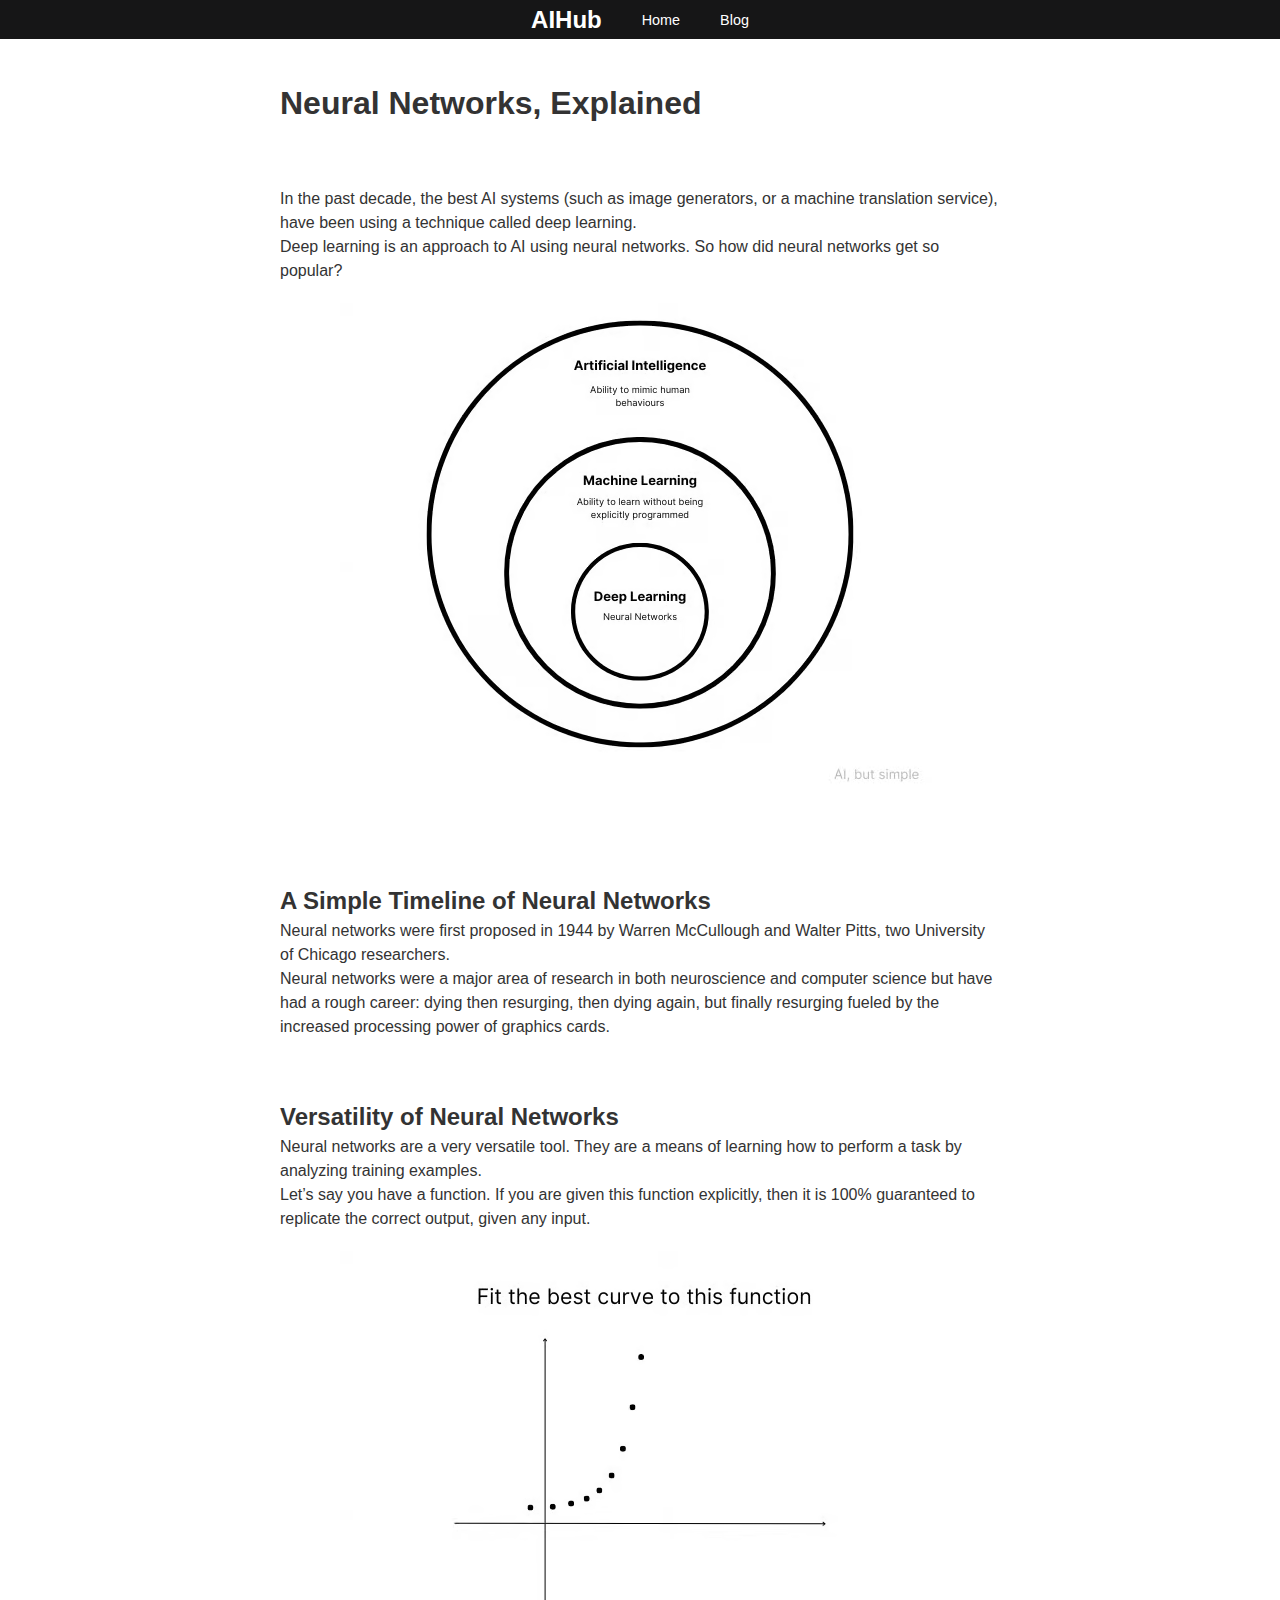
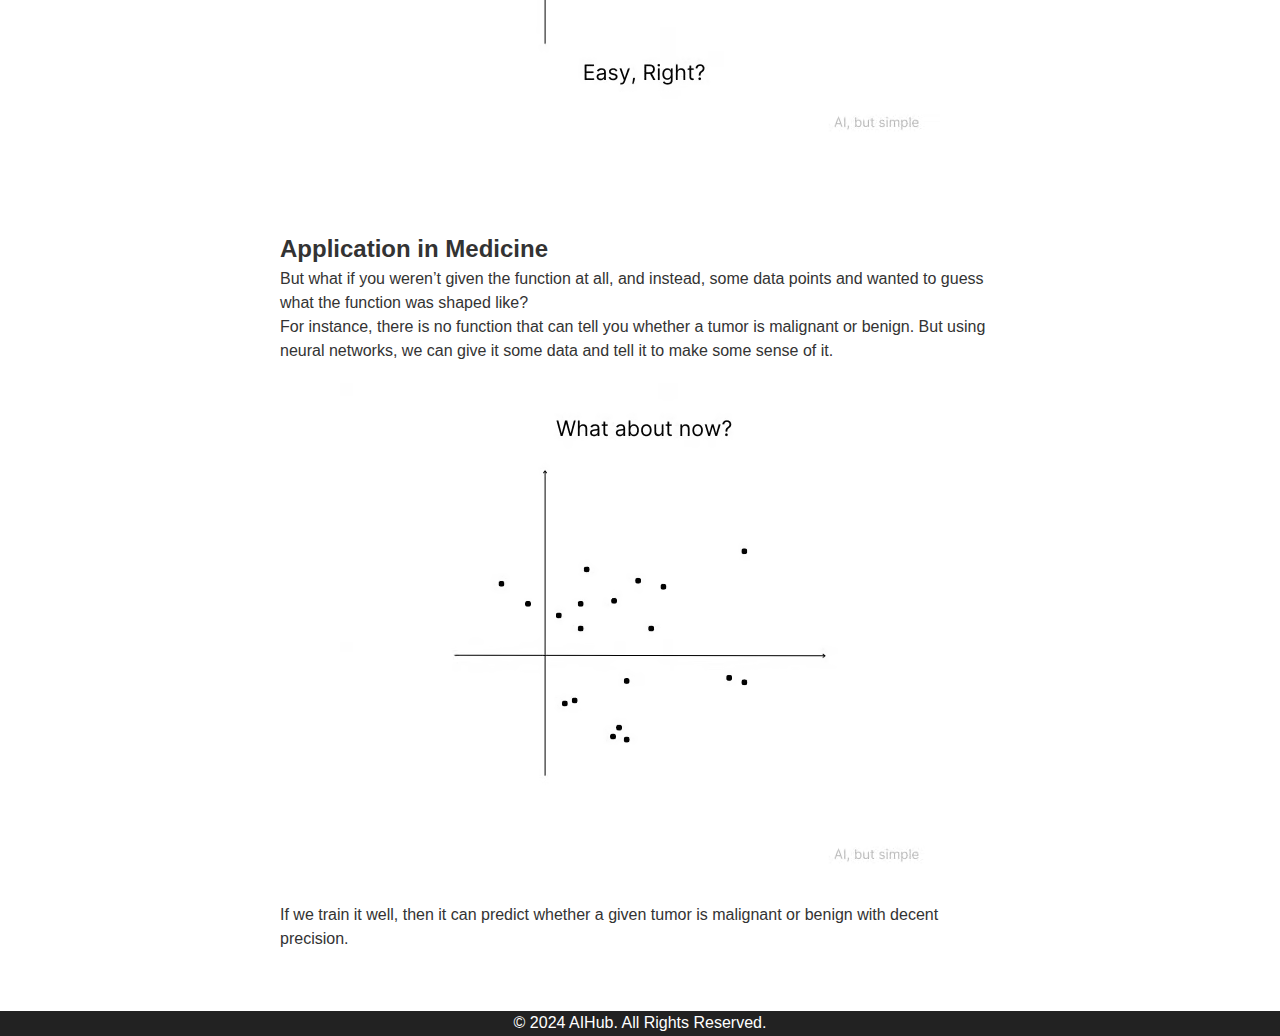
<file: pages/nn.html>
<!DOCTYPE html>
<html lang="en">

<head>
	<meta charset="UTF-8">
	<meta name="viewport" content="width=device-width, initial-scale=1.0">
	<title>Neural Networks, Explained</title>
	<link rel="stylesheet" href="../css/reset.css">
	<link rel="stylesheet" href="../css/navbar.css">
	<link rel="stylesheet" href="../css/article.css">
</head>

<body>
	<nav>
		<div class="container">
			<a href="index.html" class="logo">AIHub</a>
			<ul>
				<li>
					<a href="index.html" class="nav-link" data-dropdown="dropdown-1">Home</a>
				</li>
				<li>
					<a href="blog.html" class="nav-link" data-dropdown="dropdown-2">Blog</a>
			</ul>
		</div>

		<div class="dropdown-container">
			<div class="dropdown-content" id="dropdown-1">
				<div class="column">
					<a href="contacts.html">Contact</a>
					<a href="developers.html">Developers</a>
				</div>
			</div>
			<div class="dropdown-content" id="dropdown-2">
				<div class="column">
					<li><a href="nn.html">Neural Networks</a></li>
					<li><a href="dl.html">Deep Learning</a></li>
					<li><a href="ml.html">ML (Machine Learning)</a></li>
				</div>
			</div>
			<div class="nav-search-container" id="search-dropdown">
				<input type="text" id="search-input" placeholder="Search AIHub.com">
				<p id="result"></p>
			</div>
		</div>
	</nav>
	<div class="content-container">
		<header>
			<h1 id="title">Neural Networks, Explained</h1>
		</header>

		<main>
			<section class="intro">
				<p>In the past decade, the best AI systems (such as image generators, or a machine translation service), have
					been using a technique called deep learning.</p>
				<p>Deep learning is an approach to AI using neural networks. So how did neural networks get so popular?</p>
				<img src="../assets/images/NN/1.avif" alt="Neural Networks">
			</section>

			<section class="timeline">
				<h2>A Simple Timeline of Neural Networks</h2>
				<p>Neural networks were first proposed in 1944 by Warren McCullough and Walter Pitts, two University of Chicago
					researchers.</p>
				<p>Neural networks were a major area of research in both neuroscience and computer science but have had a rough
					career: dying then resurging, then dying again, but finally resurging fueled by the increased processing power
					of graphics cards.</p>
			</section>

			<section class="versatility">
				<h2>Versatility of Neural Networks</h2>
				<p>Neural networks are a very versatile tool. They are a means of learning how to perform a task by analyzing
					training examples.</p>
				<p>Let’s say you have a function. If you are given this function explicitly, then it is 100% guaranteed to
					replicate the correct output, given any input.</p>
				<img src="../assets/images/NN/2.avif" alt="Function Representation">
			</section>

			<section class="application">
				<h2>Application in Medicine</h2>
				<p>But what if you weren’t given the function at all, and instead, some data points and wanted to guess what the
					function was shaped like?</p>
				<p>For instance, there is no function that can tell you whether a tumor is malignant or benign. But using neural
					networks, we can give it some data and tell it to make some sense of it.</p>
				<img src="../assets/images/NN/3.avif" alt="Tumor Analysis">
				<p>If we train it well, then it can predict whether a given tumor is malignant or benign with decent precision.
				</p>
			</section>
		</main>
	</div>
	<footer>
			<p>&copy; 2024 AIHub. All Rights Reserved.</p>
	</footer>
	<script src="../js/navbar.js"></script>
	<script src="../js/search.js"></script>
</body>

</html>
</file>
<file: css/index.css>
/* Hero Section */
.hero-section {
	background-image: url('../assets/images/img-index.jpg');
	background-size: cover;
	background-position: center;
	background-repeat: no-repeat;
	padding: 80px 0;
	text-align: center;
	color: #ffffff;
	position: relative;
	z-index: 1;
}

.hero-section h1 {
	font-size: 3rem;
	font-weight: 700;
	color: #fff;
	margin-bottom: 20px;
}

.hero-section::before {
	content: '';
	position: absolute;
	top: 0;
	left: 0;
	width: 100%;
	height: 100%;
	background-color: rgba(0, 0, 0, 0.5);
	z-index: -1;
}

.hero-section p {
	font-size: 1.25rem;
	color: #fff;
	margin-bottom: 40px;
}

/* Welcome Section */
.welcome-section {
	background-color: #ededf0;
	padding: 80px 20px;
	text-align: center;
}

.welcome-section p {
	font-size: 1.25rem;
	line-height: 1.6;
	color: #6e6e73;
	max-width: 800px;
	margin: 0 auto 30px auto;
}

/* Key Features Section */
.key-features {
	background-image: url('../assets/images/img-ai.jpg');
	background-size: cover;
	background-position: center;
	padding: 60px 20px;
	text-align: center;
	color: #ffffff;
	position: relative;
}

.key-features::before {
	content: '';
	position: absolute;
	top: 0;
	left: 0;
	right: 0;
	bottom: 0;
	background-color: rgba(0, 0, 0, 0.5);
	z-index: 1;
}

.key-features h2 {
	font-size: 2.5rem;
	font-weight: 600;
	margin-bottom: 40px;
	position: relative;
	color: #fff;
	z-index: 2;
}

.features-container {
	display: flex;
	flex-wrap: wrap;
	justify-content: center;
}

.feature-item {
	background: rgba(255, 255, 255);
	color: #000;
	margin: 15px;
	padding: 20px;
	border-radius: 8px;
	transition: transform 0.3s;
	width: 300px;
	z-index: 2;
}

.feature-item:hover {
	transform: translateY(-15px);
}

/* Footer */
footer {
	background-color: #999999b4;
	color: white;
	text-align: center;
	padding: 5px 0;
}

footer p {
	margin: 0;
	text-align: center;
}
</file>
<file: css/main.css>
body {
	font-family: -apple-system, BlinkMacSystemFont, "Segoe UI", Roboto, "Helvetica Neue", Arial, sans-serif;
	background-color: #f5f5f7;
	margin: 0;
	padding: 0;
}

.container {
	width: 90%;
	max-width: 1200px;
	margin: 0 auto;
}

h1, h2, h3 {
	font-family: 'Helvetica', sans-serif;
	color: #333;
	margin-bottom: 15px;
}

h2 {
	font-size: 2.5rem;
	margin-bottom: 20px;
}

h3 {
	font-size: 1.75rem;
	color: #0071e3;
	margin-bottom: 10px;
}

p {
	margin-bottom: 20px;
	font-size: 1rem;
	color: #000;
}

button, .cta-button {
	background-color: #007BFF;
	color: white;
	padding: 10px 20px;
	margin-top: 15px;
	border: none;
	border-radius: 5px;
	cursor: pointer;
	transition: background-color 0.3s;
}

button:hover, .cta-button:hover {
	background-color: #0056b3;
}
</file>
<file: css/navbar.css>
nav {
	background-color: rgba(22, 22, 23);
	padding: 12px 0;
	position: sticky;
	top: 0;
	width: 100%;
	z-index: 1000;
}

nav .container {
	display: flex;
	justify-content: center;
	align-items: center;
	height: 15px;
}

nav .logo {
	font-size: 1.5rem;
	font-weight: 600;
	color: #fff;
	text-decoration: none;
	padding: 0 20px;
}

nav ul {
	list-style-type: none;
	margin: 0;
	padding: 0;
	display: flex;
}

nav ul li {
	display: inline;
	position: relative;
}

nav ul li a {
	color: #fff;
	text-decoration: none;
	font-size: 0.9rem;
	font-weight: 500;
	padding: 15px 20px;
}


.dropdown-container {
	position: absolute;
	top: 100%;
	left: 0;
	width: 100%;
	background-color: rgba(22, 22, 23);
	display: none;
	flex-direction: column;
	align-items: center;
	padding: 10px 0;
	z-index: 999;
	animation: dropdownFadeIn 1s ease-in-out forwards;
}

nav ul li:hover .dropdown-container {
	display: flex;
	animation: dropdownFadeIn 1s ease-in-out;
}

@keyframes dropdownFadeIn {
	from {
			opacity: 0;
			transform: translateY(-20px);
	}
	to {
			opacity: 1;
			transform: translateY(0);
	}
}

.dropdown-content {
	width: 90%;
	max-width: 1200px;
	height: 200px;
	margin: 0 auto;
	display: flex;
	justify-content: left;
	flex-wrap: wrap;
	padding: 10px 0;
}

.dropdown-content .column {
	flex: 1;
	min-width: 200px;
}

.dropdown-content ul {
	list-style-type: none;
	padding: 0;
	margin: 0 20px;
	flex: 1;
	min-width: 150px
}

.dropdown-content li {
	list-style-type: none;
}

.dropdown-content a {
	color: #fff;
	text-decoration: none;
	font-size: 24px;
	font-weight: 700;
	padding: 10px 20px;
	display: block;
}

.nav-search-container {
	width: 50%;
	height: 400px;
	display: flex;
	justify-content: flex-start;
	align-items: center;
	padding: 20px;
	border-top: 1px solid #444;
	background-color: rgba(22, 22, 23, 0.8);
}

.nav-search-container input[type="text"] {
	padding: 10px 20px 12px 50px; 
	width: 100%;
	border: none;
	border-radius: 4px;
	color: #fff;
	background-image: url('https://cdn-icons-png.flaticon.com/512/622/622669.png');
	filter: brightness(0) invert(1);
	background-color: transparent;
	background-size: 25px;
	background-position: 10px center;
	background-repeat: no-repeat;
	font-size: 28px;
}

.nav-search-container p {
	color: #fff;
}

.nav-search-container input[type="text"]:focus {
	outline: none; 
	border: none;
}

.nav-search-container input[type="text"]::placeholder {
	color: #aaa;
	font-size: 28px;
}
</file>
<file: css/blog.css>
.blog-container {
  font-family: -apple-system, BlinkMacSystemFont, 'Segoe UI', Roboto, Oxygen, Ubuntu, Cantarell, 'Open Sans', 'Helvetica Neue', sans-serif;
  background-color: #f5f5f7;
  max-width: 1200px;
  margin: 20px auto;
}

.blog-container h1 {
  font-weight: 600;
  font-size: 24px;
  color: #333;
  margin-bottom: 10px;
  text-align: center;
}

.article-cards {
  display: flex;
  flex-wrap: wrap;
  justify-content: center;
}

.card {
  background-color: #fff;
  border: 1px solid #ddd;
  border-radius: 10px;
  margin: 20px;
  padding: 20px;
  width: calc(33.33% - 20px);
  box-shadow: 0 2px 4px rgba(0, 0, 0, 0.1);
}

.card img {
  width: 100%;
  height: 150px;
  object-fit: cover;
  border-radius: 10px 10px 0 0;
}

.card-content {
  padding: 20px;
}

.card-content h2 {
  font-weight: 600;
  font-size: 18px;
  color: #333;
  margin-bottom: 10px;
}

.card-content p {
  font-size: 16px;
  color: #666;
  margin-bottom: 20px;
}

.read-more {
  background-color: #007bff;
  color: #fff;
  padding: 10px 20px;
  border: none;
  border-radius: 5px;
  cursor: pointer;
  transition: background-color 0.3s;
}

.read-more:hover {
  background-color: #0056b3;
}

footer p {
	margin: 0 auto;
	text-align: center;
}
</file>
<file: css/contacts.css>
#contact-form {
    display: flex;
    flex-direction: column;
    align-items: center;
    padding: 20px;
    background-color: #f5f5f7;
    border: 1px solid #ddd;
    border-radius: 5px;
    box-shadow: 0 2px 4px rgba(0, 0, 0, 0.1);
}

#contact-form .form-group {
    margin-bottom: 15px;
}

#contact-form label {
    display: block;
    margin-bottom: 5px;
    font-weight: bold;
    color: #333;
}

#contact-form .checkbox-block {
    display: flex;
    align-items: center;
    margin-bottom: 10px;
}

#contact-form input[type="text"],
#contact-form input[type="password"],
#contact-form select,
#contact-form textarea {
    width: 100%;
    padding: 10px;
    border: 1px solid #ccc;
    border-radius: 5px;
    font-size: 16px;
}

#contact-form input[type="checkbox"] {
    margin-right: 10px;
}

#contact-form button[type="submit"] {
    background-color: #007BFF;
    color: white;
    padding: 10px 20px;
    border: none;
    border-radius: 5px;
    cursor: pointer;
    transition: background-color 0.3s;
}

.block-btn {
	display: flex;
	justify-content: space-between;
}

#contact-form button[type="submit"]:hover {
    background-color: #0056b3;
}

.error-message {
    color: red;
    font-size: 14px;
    margin-top: 5px;
}
footer {
    background-color: #000;
}

footer p {
    color: #fff;
	text-align: center;
}
</file>
<file: css/developers.css>
html, body {
	height: 100%;
	margin: 0;
	display: flex;
	flex-direction: column;
}

.page-container {
	display: flex;
	flex-direction: column;
	min-height: 100vh; 
}

.developers {
	max-width: 1200px;
	margin: 40px auto;
	padding: 20px;
	text-align: center;
}

.developers h2 {
	font-size: 2em;
	margin-bottom: 20px;
}

.developer-card {
	display: inline-block;
	width: 300px;
	margin: 20px;
	padding: 20px;
	border: 1px solid #ddd;
	border-radius: 10px;
	box-shadow: 0px 4px 8px rgba(0, 0, 0, 0.1);
	background-color: #f9f9f9;
	text-align: center;
	transition: transform 0.3s ease;
}

.developer-card:hover {
	transform: translateY(-5px); 
}

.developer-card img {
	width: 120px;
	height: 120px;
	border-radius: 50%; 
	object-fit: cover;
	margin-bottom: 15px;
	border: 3px solid #ddd; 
}

.developer-info h3 {
	font-size: 1.4em;
	margin: 15px 0 5px;
}

.developer-info p {
	font-size: 1em;
	color: #555;
}

footer {
	background-color: #222;
	color: #fff;
	padding: 131px 0;
	text-align: center;
	font-size: 0.9rem;
}

.footer-container {
	max-width: 1200px;
	margin: 0 auto;
	padding: 0 20px;
	display: flex;
	flex-direction: column;
	align-items: center;
	gap: 15px;
}

.footer-logo a {
	color: #fff;
	font-size: 1.5rem;
	font-weight: bold;
	text-decoration: none;
}

.footer-links {
	display: flex;
	gap: 20px;
	flex-wrap: wrap;
}

.footer-links a {
	color: #aaa;
	text-decoration: none;
	font-weight: 500;
}

.footer-links a:hover {
	color: #fff;
}

.footer-social {
	display: flex;
	gap: 15px;
}

.footer-social .social-icon {
	color: #aaa;
	font-size: 1rem;
	text-decoration: none;
}

.footer-social .social-icon:hover {
	color: #fff;
}

.footer-copyright {
	font-size: 0.8rem;
	color: #777;
}
</file>
<file: css/article.css>
html, body {
	background-color: #fff;
}
.content-container {
	max-width: 800px;
	margin: 0 auto;
	padding: 20px;
	border-radius: 8px;
	color: #333;
}

header {
	padding: 20px;
}

h1, h2, h3, h4 p, li {
	color: #333;
}

li {
	list-style-position: inside;
}

img {
	display: block;
	margin: 20px auto;
	max-width: 100%;
}

.img3, .img6 .img7, .img9, .img11{
	width: 20%;
}

.intro, .timeline, .versatility, .application {
	padding: 20px;
	margin: 20px 0;
}

footer {
	text-align: center;
	background: #222;
	color: white;
	position: relative;
	bottom: 0;
	width: 100%;
	height: 25px;
}

footer p {
	color: #fff;
}
</file>
<file: css/info_user.css>
.info-container {
    display: flex;
    flex-direction: column;
    align-items: center;
    padding: 20px;
    background-color: #f5f5f7;
    border: 1px solid #ddd;
    border-radius: 5px;
    box-shadow: 0 2px 4px rgba(0, 0, 0, 0.1);
    width: 600px;
    margin: 20px auto;
}

.info-container .title {
    margin-bottom: 15px;
    font-weight: bold;
    color: #333;
    text-align: center;
    display: block;
}

.info {
    display: flex;
    flex-direction: column;
    align-items: center;
    text-align: center;
}

.info p {
    margin-bottom: 10px;
    font-size: 16px;
    color: #333;
}

.info span {
    font-weight: bold;
    color: #333;
    display: block;
}
</file>
